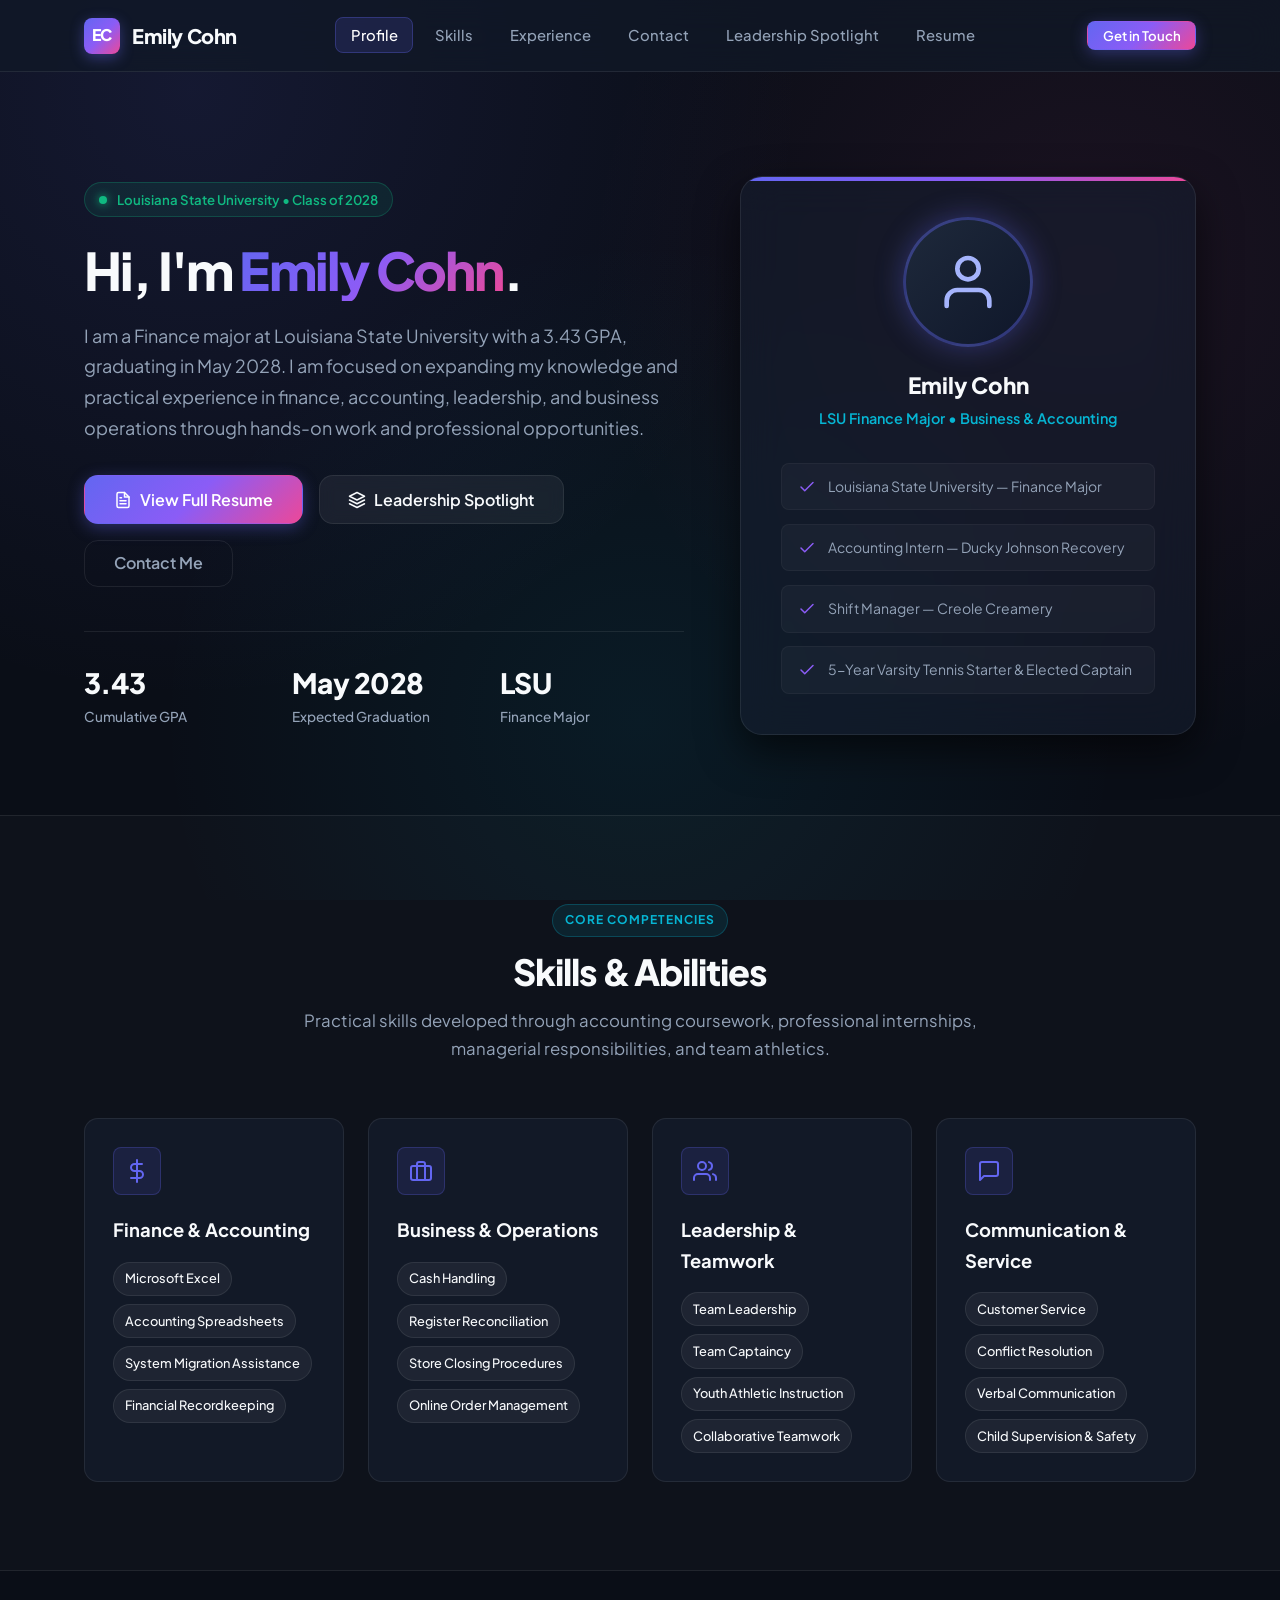
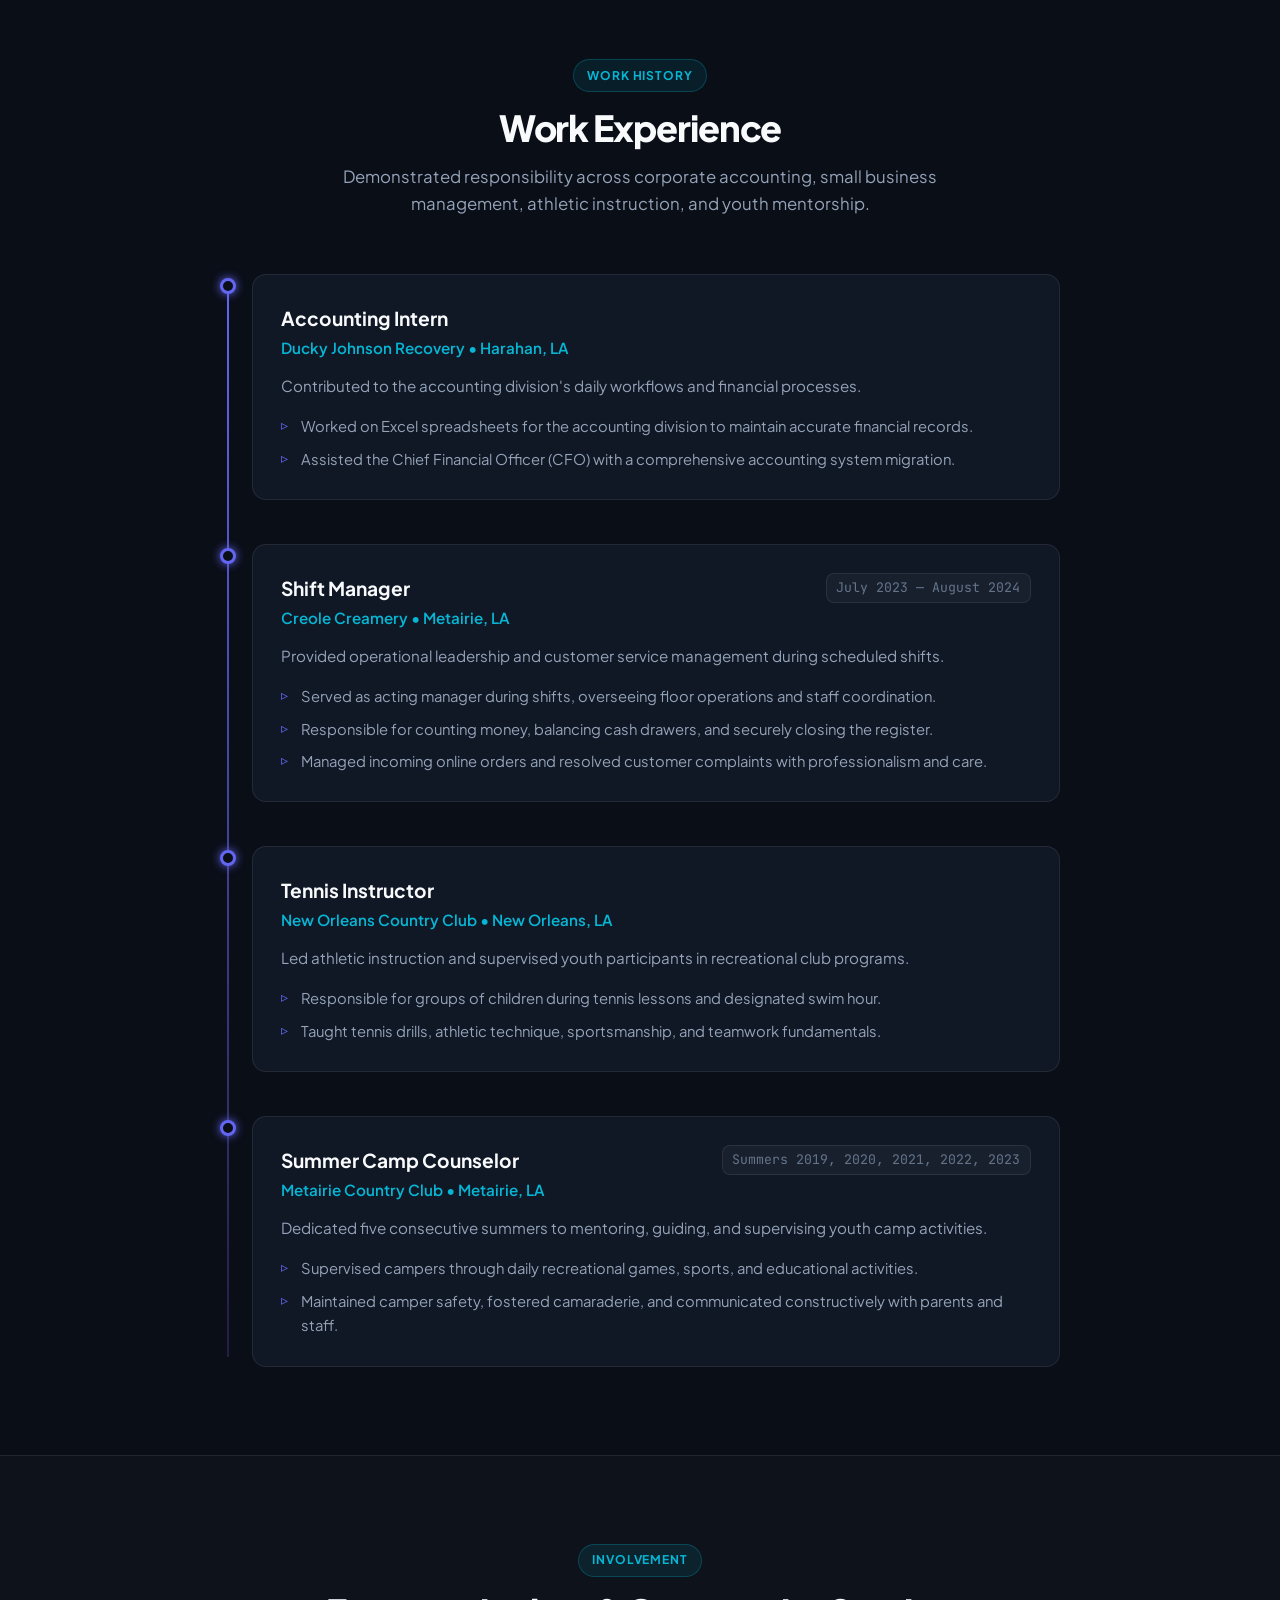
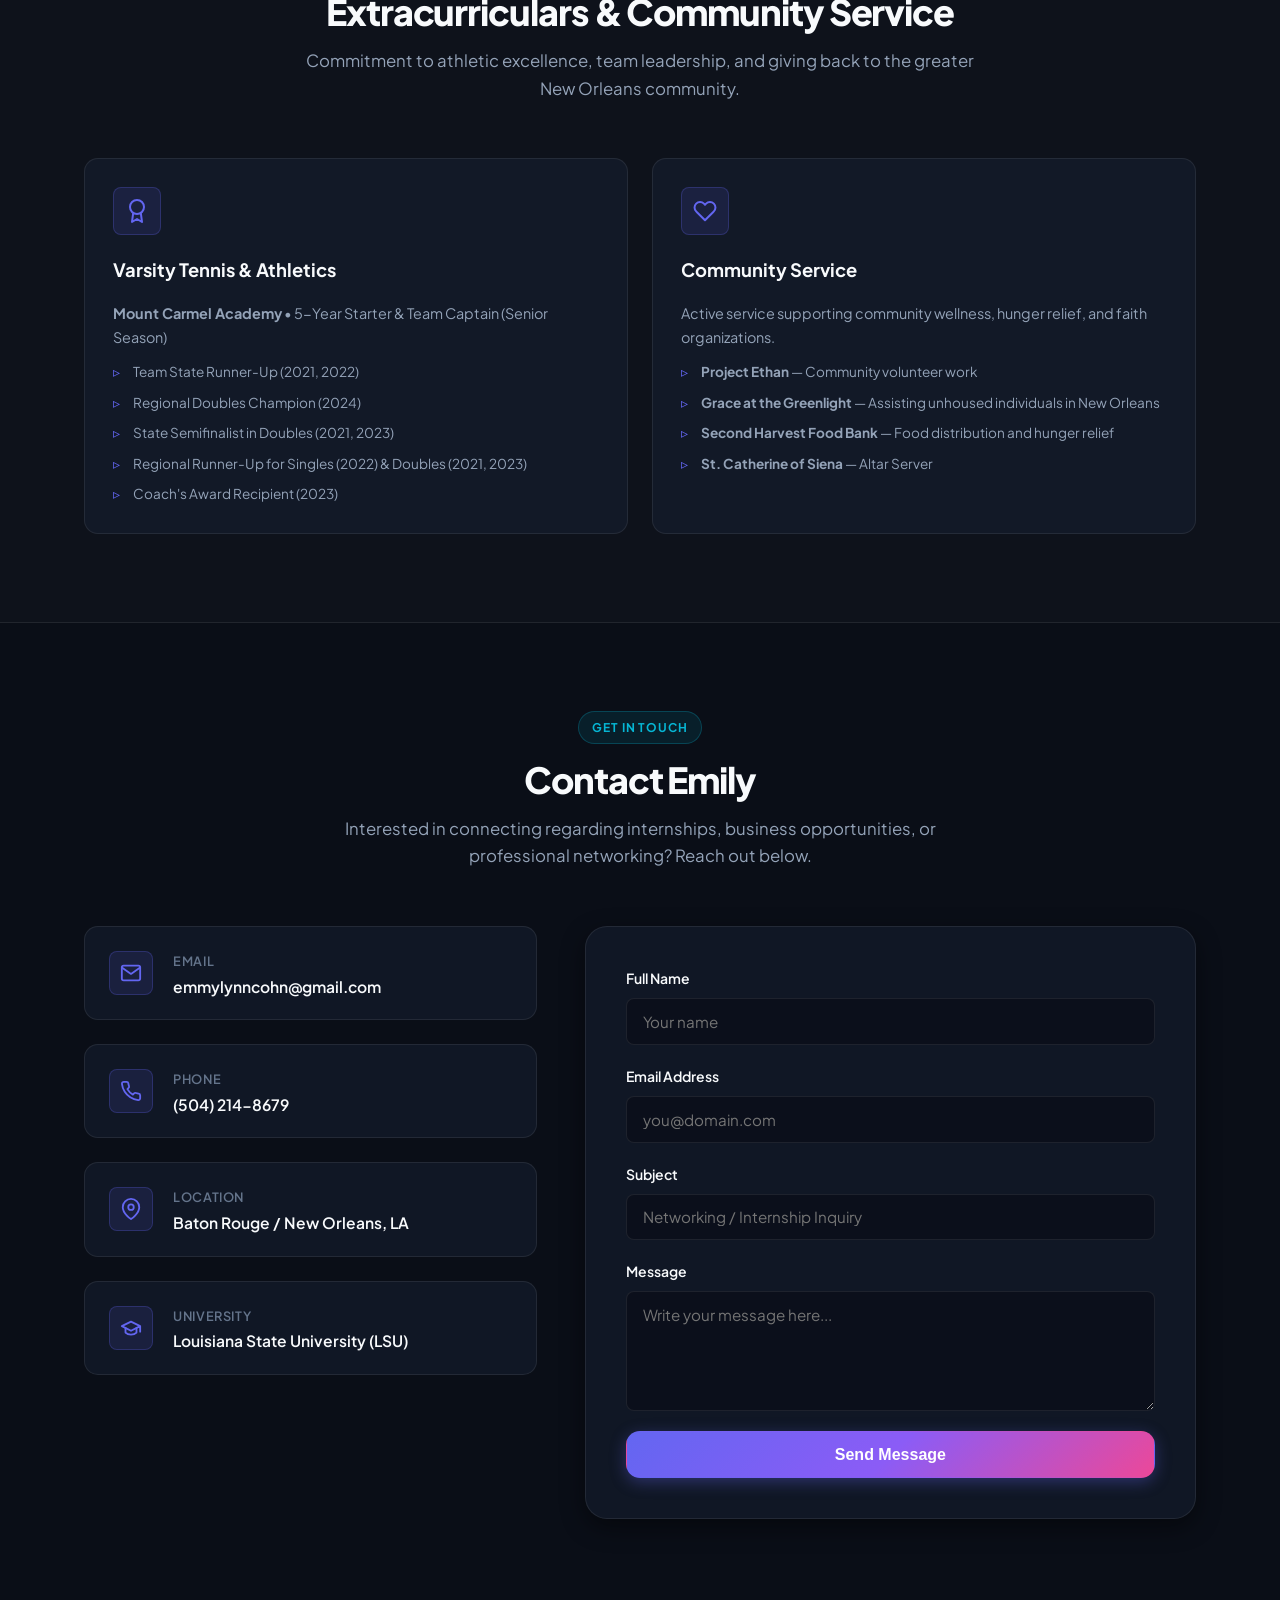
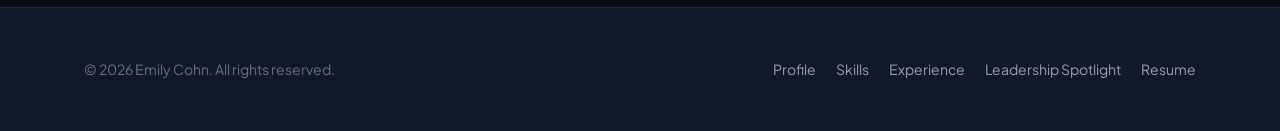
<file: index.html>
<!DOCTYPE html>
<html lang="en">
<head>
  <meta charset="UTF-8">
  <meta name="viewport" content="width=device-width, initial-scale=1.0">
  <meta name="description" content="Emily Cohn - LSU Finance Student. Portfolio highlighting finance, accounting, leadership, and work experience.">
  <title>Emily Cohn | Portfolio</title>
  <link rel="stylesheet" href="styles.css">
</head>
<body>

  <!-- Navigation Header -->
  <header class="site-header">
    <div class="container header-inner">
      <a href="index.html" class="brand" id="brand-link">
        <span class="brand-badge">EC</span>
        <span>Emily Cohn</span>
      </a>

      <nav aria-label="Main Navigation">
        <ul class="nav-menu">
          <li><a href="#profile" class="nav-link active" id="nav-profile">Profile</a></li>
          <li><a href="#skills" class="nav-link" id="nav-skills">Skills</a></li>
          <li><a href="#experience" class="nav-link" id="nav-experience">Experience</a></li>
          <li><a href="#contact" class="nav-link" id="nav-contact">Contact</a></li>
          <li><a href="project.html" class="nav-link" id="nav-project">Leadership Spotlight</a></li>
          <li><a href="resume.html" class="nav-link" id="nav-resume">Resume</a></li>
        </ul>
      </nav>

      <div class="nav-actions">
        <a href="#contact" class="btn btn-primary btn-sm" id="nav-cta-contact">Get in Touch</a>
      </div>
    </div>
  </header>

  <main>
    <!-- Profile / Hero Section -->
    <section class="section hero" id="profile">
      <div class="container hero-grid">
        <div class="hero-content">
          <div class="hero-pill">
            <span class="status-dot"></span>
            <span>Louisiana State University &bull; Class of 2028</span>
          </div>
          <h1 class="hero-title">
            Hi, I'm <span class="text-gradient">Emily Cohn</span>.
          </h1>
          <p class="hero-bio">
            I am a Finance major at Louisiana State University with a 3.43 GPA, graduating in May 2028. I am focused on expanding my knowledge and practical experience in finance, accounting, leadership, and business operations through hands-on work and professional opportunities.
          </p>

          <div class="hero-cta">
            <a href="resume.html" class="btn btn-primary btn-lg" id="hero-resume-btn">
              <svg width="18" height="18" viewBox="0 0 24 24" fill="none" stroke="currentColor" stroke-width="2" stroke-linecap="round" stroke-linejoin="round" aria-hidden="true"><path d="M14 2H6a2 2 0 0 0-2 2v16a2 2 0 0 0 2 2h12a2 2 0 0 0 2-2V8z"></path><polyline points="14 2 14 8 20 8"></polyline><line x1="16" y1="13" x2="8" y2="13"></line><line x1="16" y1="17" x2="8" y2="17"></line><polyline points="10 9 9 9 8 9"></polyline></svg>
              View Full Resume
            </a>
            <a href="project.html" class="btn btn-secondary btn-lg" id="hero-project-btn">
              <svg width="18" height="18" viewBox="0 0 24 24" fill="none" stroke="currentColor" stroke-width="2" stroke-linecap="round" stroke-linejoin="round" aria-hidden="true"><polygon points="12 2 2 7 12 12 22 7 12 2"></polygon><polyline points="2 17 12 22 22 17"></polyline><polyline points="2 12 12 17 22 12"></polyline></svg>
              Leadership Spotlight
            </a>
            <a href="#contact" class="btn btn-outline btn-lg" id="hero-contact-btn">
              Contact Me
            </a>
          </div>

          <div class="hero-stats">
            <div class="stat-item">
              <h3>3.43</h3>
              <p>Cumulative GPA</p>
            </div>
            <div class="stat-item">
              <h3>May 2028</h3>
              <p>Expected Graduation</p>
            </div>
            <div class="stat-item">
              <h3>LSU</h3>
              <p>Finance Major</p>
            </div>
          </div>
        </div>

        <!-- Profile Visual Card -->
        <div class="profile-card">
          <div class="profile-avatar-container">
            <div class="profile-avatar">
              <svg viewBox="0 0 24 24" fill="none" stroke="currentColor" stroke-width="1.75" stroke-linecap="round" stroke-linejoin="round" aria-hidden="true">
                <path d="M20 21v-2a4 4 0 0 0-4-4H8a4 4 0 0 0-4 4v2"></path>
                <circle cx="12" cy="7" r="4"></circle>
              </svg>
            </div>
            <h2 class="profile-name">Emily Cohn</h2>
            <p class="profile-role">LSU Finance Major &bull; Business & Accounting</p>
          </div>

          <div class="profile-highlights">
            <div class="highlight-row">
              <svg viewBox="0 0 24 24" fill="none" stroke="currentColor" stroke-width="2" stroke-linecap="round" stroke-linejoin="round" aria-hidden="true"><polyline points="20 6 9 17 4 12"></polyline></svg>
              <span>Louisiana State University — Finance Major</span>
            </div>
            <div class="highlight-row">
              <svg viewBox="0 0 24 24" fill="none" stroke="currentColor" stroke-width="2" stroke-linecap="round" stroke-linejoin="round" aria-hidden="true"><polyline points="20 6 9 17 4 12"></polyline></svg>
              <span>Accounting Intern — Ducky Johnson Recovery</span>
            </div>
            <div class="highlight-row">
              <svg viewBox="0 0 24 24" fill="none" stroke="currentColor" stroke-width="2" stroke-linecap="round" stroke-linejoin="round" aria-hidden="true"><polyline points="20 6 9 17 4 12"></polyline></svg>
              <span>Shift Manager — Creole Creamery</span>
            </div>
            <div class="highlight-row">
              <svg viewBox="0 0 24 24" fill="none" stroke="currentColor" stroke-width="2" stroke-linecap="round" stroke-linejoin="round" aria-hidden="true"><polyline points="20 6 9 17 4 12"></polyline></svg>
              <span>5-Year Varsity Tennis Starter & Elected Captain</span>
            </div>
          </div>
        </div>
      </div>
    </section>

    <!-- Skills Section -->
    <section class="section section-alt" id="skills">
      <div class="container">
        <div class="section-header">
          <span class="section-tag">Core Competencies</span>
          <h2 class="section-title">Skills & Abilities</h2>
          <p class="section-subtitle">
            Practical skills developed through accounting coursework, professional internships, managerial responsibilities, and team athletics.
          </p>
        </div>

        <div class="skills-grid">
          <!-- Category 1 -->
          <div class="skill-card">
            <div class="skill-icon-wrapper">
              <svg width="24" height="24" viewBox="0 0 24 24" fill="none" stroke="currentColor" stroke-width="2" stroke-linecap="round" stroke-linejoin="round" aria-hidden="true"><line x1="12" y1="1" x2="12" y2="23"></line><path d="M17 5H9.5a3.5 3.5 0 0 0 0 7h5a3.5 3.5 0 0 1 0 7H6"></path></svg>
            </div>
            <h3 class="skill-category-title">Finance & Accounting</h3>
            <div class="skill-chips">
              <span class="chip">Microsoft Excel</span>
              <span class="chip">Accounting Spreadsheets</span>
              <span class="chip">System Migration Assistance</span>
              <span class="chip">Financial Recordkeeping</span>
            </div>
          </div>

          <!-- Category 2 -->
          <div class="skill-card">
            <div class="skill-icon-wrapper">
              <svg width="24" height="24" viewBox="0 0 24 24" fill="none" stroke="currentColor" stroke-width="2" stroke-linecap="round" stroke-linejoin="round" aria-hidden="true"><rect x="2" y="7" width="20" height="14" rx="2" ry="2"></rect><path d="M16 21V5a2 2 0 0 0-2-2h-4a2 2 0 0 0-2 2v16"></path></svg>
            </div>
            <h3 class="skill-category-title">Business & Operations</h3>
            <div class="skill-chips">
              <span class="chip">Cash Handling</span>
              <span class="chip">Register Reconciliation</span>
              <span class="chip">Store Closing Procedures</span>
              <span class="chip">Online Order Management</span>
            </div>
          </div>

          <!-- Category 3 -->
          <div class="skill-card">
            <div class="skill-icon-wrapper">
              <svg width="24" height="24" viewBox="0 0 24 24" fill="none" stroke="currentColor" stroke-width="2" stroke-linecap="round" stroke-linejoin="round" aria-hidden="true"><path d="M17 21v-2a4 4 0 0 0-4-4H5a4 4 0 0 0-4 4v2"></path><circle cx="9" cy="7" r="4"></circle><path d="M23 21v-2a4 4 0 0 0-3-3.87"></path><path d="M16 3.13a4 4 0 0 1 0 7.75"></path></svg>
            </div>
            <h3 class="skill-category-title">Leadership & Teamwork</h3>
            <div class="skill-chips">
              <span class="chip">Team Leadership</span>
              <span class="chip">Team Captaincy</span>
              <span class="chip">Youth Athletic Instruction</span>
              <span class="chip">Collaborative Teamwork</span>
            </div>
          </div>

          <!-- Category 4 -->
          <div class="skill-card">
            <div class="skill-icon-wrapper">
              <svg width="24" height="24" viewBox="0 0 24 24" fill="none" stroke="currentColor" stroke-width="2" stroke-linecap="round" stroke-linejoin="round" aria-hidden="true"><path d="M21 15a2 2 0 0 1-2 2H7l-4 4V5a2 2 0 0 1 2-2h14a2 2 0 0 1 2 2z"></path></svg>
            </div>
            <h3 class="skill-category-title">Communication & Service</h3>
            <div class="skill-chips">
              <span class="chip">Customer Service</span>
              <span class="chip">Conflict Resolution</span>
              <span class="chip">Verbal Communication</span>
              <span class="chip">Child Supervision & Safety</span>
            </div>
          </div>
        </div>
      </div>
    </section>

    <!-- Experience Section -->
    <section class="section" id="experience">
      <div class="container">
        <div class="section-header">
          <span class="section-tag">Work History</span>
          <h2 class="section-title">Work Experience</h2>
          <p class="section-subtitle">
            Demonstrated responsibility across corporate accounting, small business management, athletic instruction, and youth mentorship.
          </p>
        </div>

        <div class="timeline">
          <!-- Experience 1 -->
          <div class="timeline-item">
            <div class="timeline-marker"></div>
            <div class="timeline-content">
              <div class="timeline-header">
                <div>
                  <h3 class="timeline-role">Accounting Intern</h3>
                  <span class="timeline-company">Ducky Johnson Recovery &bull; Harahan, LA</span>
                </div>
              </div>
              <p class="timeline-desc">
                Contributed to the accounting division's daily workflows and financial processes.
              </p>
              <ul class="timeline-bullets">
                <li>Worked on Excel spreadsheets for the accounting division to maintain accurate financial records.</li>
                <li>Assisted the Chief Financial Officer (CFO) with a comprehensive accounting system migration.</li>
              </ul>
            </div>
          </div>

          <!-- Experience 2 -->
          <div class="timeline-item">
            <div class="timeline-marker"></div>
            <div class="timeline-content">
              <div class="timeline-header">
                <div>
                  <h3 class="timeline-role">Shift Manager</h3>
                  <span class="timeline-company">Creole Creamery &bull; Metairie, LA</span>
                </div>
                <span class="timeline-date">July 2023 — August 2024</span>
              </div>
              <p class="timeline-desc">
                Provided operational leadership and customer service management during scheduled shifts.
              </p>
              <ul class="timeline-bullets">
                <li>Served as acting manager during shifts, overseeing floor operations and staff coordination.</li>
                <li>Responsible for counting money, balancing cash drawers, and securely closing the register.</li>
                <li>Managed incoming online orders and resolved customer complaints with professionalism and care.</li>
              </ul>
            </div>
          </div>

          <!-- Experience 3 -->
          <div class="timeline-item">
            <div class="timeline-marker"></div>
            <div class="timeline-content">
              <div class="timeline-header">
                <div>
                  <h3 class="timeline-role">Tennis Instructor</h3>
                  <span class="timeline-company">New Orleans Country Club &bull; New Orleans, LA</span>
                </div>
              </div>
              <p class="timeline-desc">
                Led athletic instruction and supervised youth participants in recreational club programs.
              </p>
              <ul class="timeline-bullets">
                <li>Responsible for groups of children during tennis lessons and designated swim hour.</li>
                <li>Taught tennis drills, athletic technique, sportsmanship, and teamwork fundamentals.</li>
              </ul>
            </div>
          </div>

          <!-- Experience 4 -->
          <div class="timeline-item">
            <div class="timeline-marker"></div>
            <div class="timeline-content">
              <div class="timeline-header">
                <div>
                  <h3 class="timeline-role">Summer Camp Counselor</h3>
                  <span class="timeline-company">Metairie Country Club &bull; Metairie, LA</span>
                </div>
                <span class="timeline-date">Summers 2019, 2020, 2021, 2022, 2023</span>
              </div>
              <p class="timeline-desc">
                Dedicated five consecutive summers to mentoring, guiding, and supervising youth camp activities.
              </p>
              <ul class="timeline-bullets">
                <li>Supervised campers through daily recreational games, sports, and educational activities.</li>
                <li>Maintained camper safety, fostered camaraderie, and communicated constructively with parents and staff.</li>
              </ul>
            </div>
          </div>
        </div>
      </div>
    </section>

    <!-- Extracurriculars & Service Section -->
    <section class="section section-alt" id="activities">
      <div class="container">
        <div class="section-header">
          <span class="section-tag">Involvement</span>
          <h2 class="section-title">Extracurriculars & Community Service</h2>
          <p class="section-subtitle">
            Commitment to athletic excellence, team leadership, and giving back to the greater New Orleans community.
          </p>
        </div>

        <div class="skills-grid">
          <div class="skill-card">
            <div class="skill-icon-wrapper">
              <svg width="24" height="24" viewBox="0 0 24 24" fill="none" stroke="currentColor" stroke-width="2" stroke-linecap="round" stroke-linejoin="round" aria-hidden="true"><circle cx="12" cy="8" r="7"></circle><polyline points="8.21 13.89 7 23 12 20 17 23 15.79 13.88"></polyline></svg>
            </div>
            <h3 class="skill-category-title">Varsity Tennis & Athletics</h3>
            <p class="text-muted" style="font-size: 0.9rem; margin-bottom: 0.75rem;">
              <strong>Mount Carmel Academy</strong> &bull; 5-Year Starter & Team Captain (Senior Season)
            </p>
            <ul class="timeline-bullets" style="font-size: 0.85rem;">
              <li>Team State Runner-Up (2021, 2022)</li>
              <li>Regional Doubles Champion (2024)</li>
              <li>State Semifinalist in Doubles (2021, 2023)</li>
              <li>Regional Runner-Up for Singles (2022) & Doubles (2021, 2023)</li>
              <li>Coach's Award Recipient (2023)</li>
            </ul>
          </div>

          <div class="skill-card">
            <div class="skill-icon-wrapper">
              <svg width="24" height="24" viewBox="0 0 24 24" fill="none" stroke="currentColor" stroke-width="2" stroke-linecap="round" stroke-linejoin="round" aria-hidden="true"><path d="M20.84 4.61a5.5 5.5 0 0 0-7.78 0L12 5.67l-1.06-1.06a5.5 5.5 0 0 0-7.78 7.78l1.06 1.06L12 21.23l7.78-7.78 1.06-1.06a5.5 5.5 0 0 0 0-7.78z"></path></svg>
            </div>
            <h3 class="skill-category-title">Community Service</h3>
            <p class="text-muted" style="font-size: 0.9rem; margin-bottom: 0.75rem;">
              Active service supporting community wellness, hunger relief, and faith organizations.
            </p>
            <ul class="timeline-bullets" style="font-size: 0.85rem;">
              <li><strong>Project Ethan</strong> — Community volunteer work</li>
              <li><strong>Grace at the Greenlight</strong> — Assisting unhoused individuals in New Orleans</li>
              <li><strong>Second Harvest Food Bank</strong> — Food distribution and hunger relief</li>
              <li><strong>St. Catherine of Siena</strong> — Altar Server</li>
            </ul>
          </div>
        </div>
      </div>
    </section>

    <!-- Contact Section -->
    <section class="section" id="contact">
      <div class="container">
        <div class="section-header">
          <span class="section-tag">Get in Touch</span>
          <h2 class="section-title">Contact Emily</h2>
          <p class="section-subtitle">
            Interested in connecting regarding internships, business opportunities, or professional networking? Reach out below.
          </p>
        </div>

        <div class="contact-grid">
          <div class="contact-info">
            <div class="contact-card">
              <div class="contact-icon">
                <svg width="22" height="22" viewBox="0 0 24 24" fill="none" stroke="currentColor" stroke-width="2" stroke-linecap="round" stroke-linejoin="round" aria-hidden="true"><path d="M4 4h16c1.1 0 2 .9 2 2v12c0 1.1-.9 2-2 2H4c-1.1 0-2-.9-2-2V6c0-1.1.9-2 2-2z"></path><polyline points="22,6 12,13 2,6"></polyline></svg>
              </div>
              <div>
                <span class="contact-label">Email</span>
                <p class="contact-val">
                  <a href="mailto:emmylynncohn@gmail.com" style="color: inherit;">emmylynncohn@gmail.com</a>
                </p>
              </div>
            </div>

            <div class="contact-card">
              <div class="contact-icon">
                <svg width="22" height="22" viewBox="0 0 24 24" fill="none" stroke="currentColor" stroke-width="2" stroke-linecap="round" stroke-linejoin="round" aria-hidden="true"><path d="M22 16.92v3a2 2 0 0 1-2.18 2 19.79 19.79 0 0 1-8.63-3.07 19.5 19.5 0 0 1-6-6 19.79 19.79 0 0 1-3.07-8.67A2 2 0 0 1 4.11 2h3a2 2 0 0 1 2 1.72 12.84 12.84 0 0 0 .7 2.81 2 2 0 0 1-.45 2.11L8.09 9.91a16 16 0 0 0 6 6l1.27-1.27a2 2 0 0 1 2.11-.45 12.84 12.84 0 0 0 2.81.7A2 2 0 0 1 22 16.92z"></path></svg>
              </div>
              <div>
                <span class="contact-label">Phone</span>
                <p class="contact-val">(504) 214-8679</p>
              </div>
            </div>

            <div class="contact-card">
              <div class="contact-icon">
                <svg width="22" height="22" viewBox="0 0 24 24" fill="none" stroke="currentColor" stroke-width="2" stroke-linecap="round" stroke-linejoin="round" aria-hidden="true"><path d="M21 10c0 7-9 13-9 13s-9-6-9-13a9 9 0 0 1 18 0z"></path><circle cx="12" cy="10" r="3"></circle></svg>
              </div>
              <div>
                <span class="contact-label">Location</span>
                <p class="contact-val">Baton Rouge / New Orleans, LA</p>
              </div>
            </div>

            <div class="contact-card">
              <div class="contact-icon">
                <svg width="22" height="22" viewBox="0 0 24 24" fill="none" stroke="currentColor" stroke-width="2" stroke-linecap="round" stroke-linejoin="round" aria-hidden="true"><path d="M22 10v6M2 10l10-5 10 5-10 5z"></path><path d="M6 12v5c3 3 9 3 12 0v-5"></path></svg>
              </div>
              <div>
                <span class="contact-label">University</span>
                <p class="contact-val">Louisiana State University (LSU)</p>
              </div>
            </div>
          </div>

          <!-- Contact Form -->
          <div class="contact-form-container">
            <form class="contact-form" action="#" method="POST" onsubmit="event.preventDefault(); alert('Thank you for reaching out! Your message has been received.');">
              <div class="form-group">
                <label for="contact-name" class="form-label">Full Name</label>
                <input type="text" id="contact-name" name="name" class="form-input" placeholder="Your name" required>
              </div>

              <div class="form-group">
                <label for="contact-email" class="form-label">Email Address</label>
                <input type="email" id="contact-email" name="email" class="form-input" placeholder="you@domain.com" required>
              </div>

              <div class="form-group">
                <label for="contact-subject" class="form-label">Subject</label>
                <input type="text" id="contact-subject" name="subject" class="form-input" placeholder="Networking / Internship Inquiry" required>
              </div>

              <div class="form-group">
                <label for="contact-message" class="form-label">Message</label>
                <textarea id="contact-message" name="message" class="form-textarea" placeholder="Write your message here..." required></textarea>
              </div>

              <button type="submit" class="btn btn-primary btn-lg" id="submit-contact-btn">
                Send Message
              </button>
            </form>
          </div>
        </div>
      </div>
    </section>
  </main>

  <!-- Footer -->
  <footer class="site-footer">
    <div class="container footer-inner">
      <div class="footer-copy">
        &copy; 2026 Emily Cohn. All rights reserved.
      </div>
      <ul class="footer-links">
        <li><a href="index.html#profile">Profile</a></li>
        <li><a href="index.html#skills">Skills</a></li>
        <li><a href="index.html#experience">Experience</a></li>
        <li><a href="project.html">Leadership Spotlight</a></li>
        <li><a href="resume.html">Resume</a></li>
      </ul>
    </div>
  </footer>

</body>
</html>
</file>
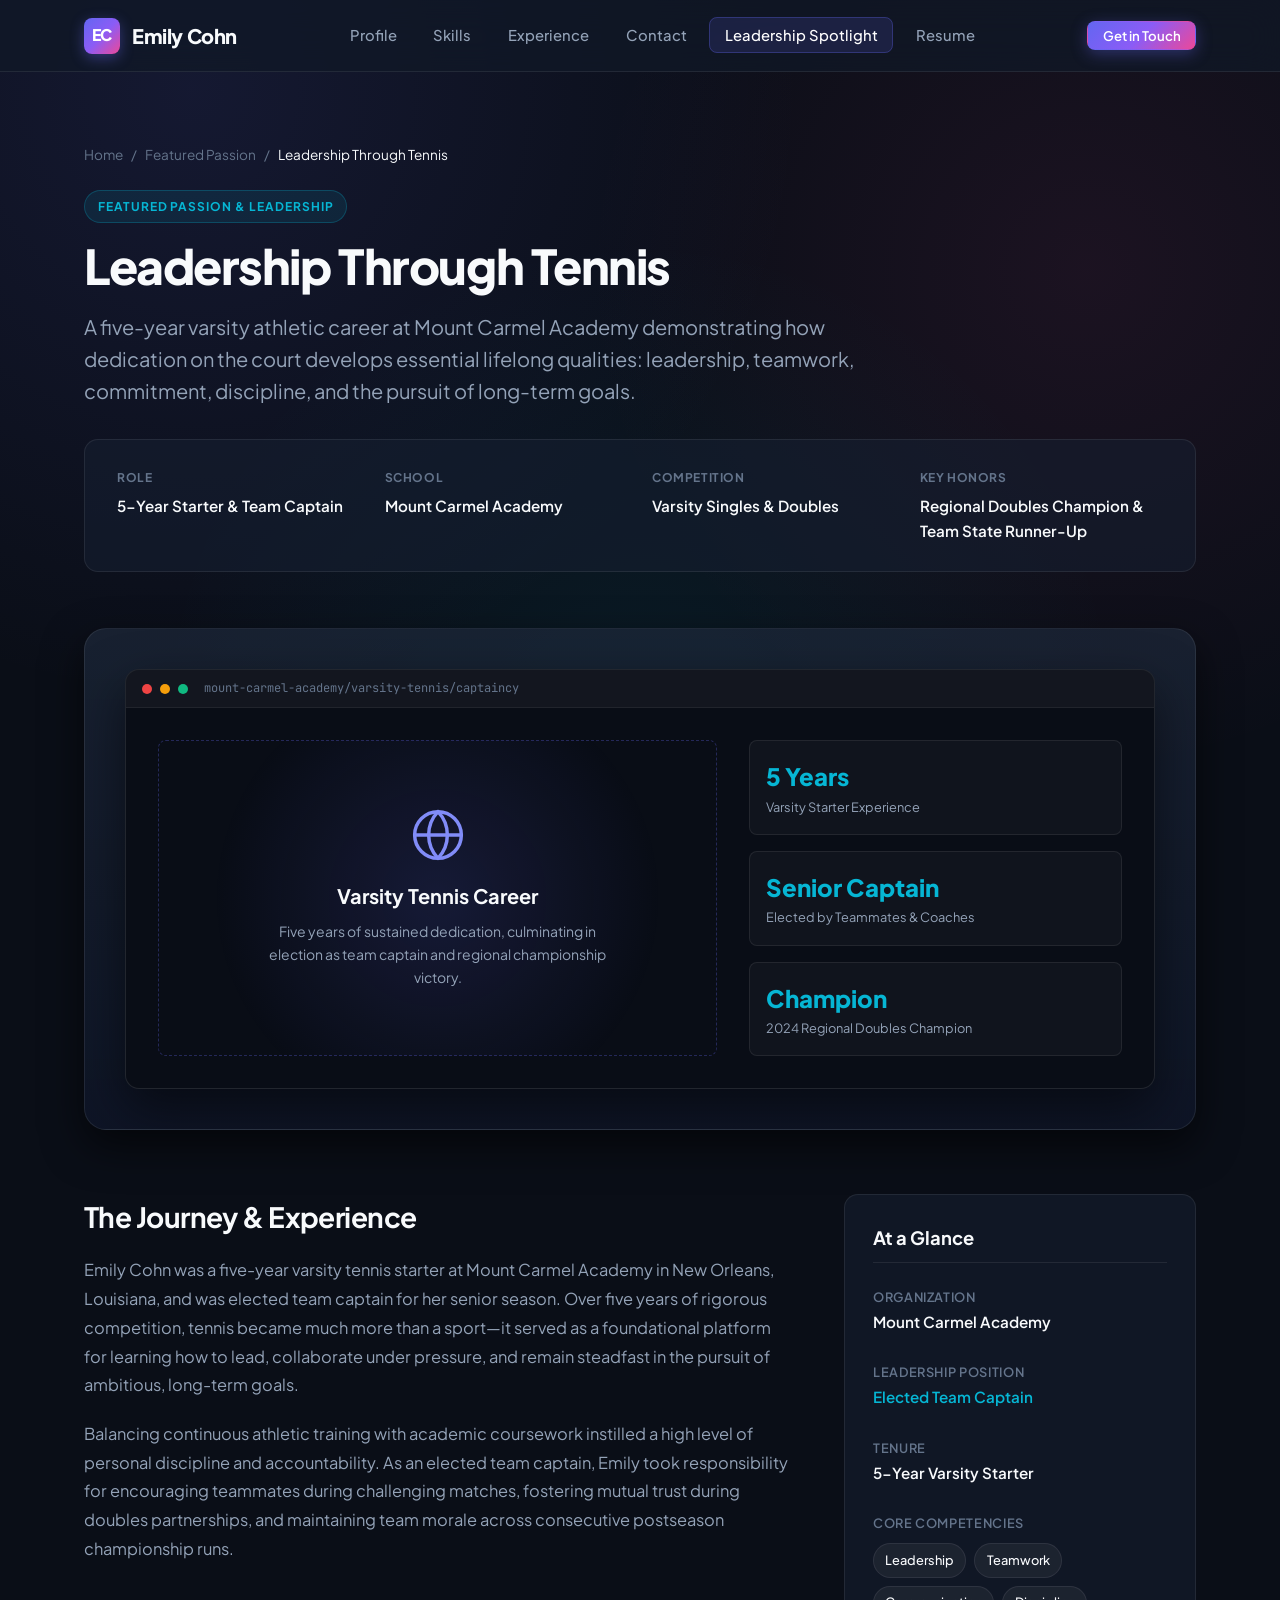
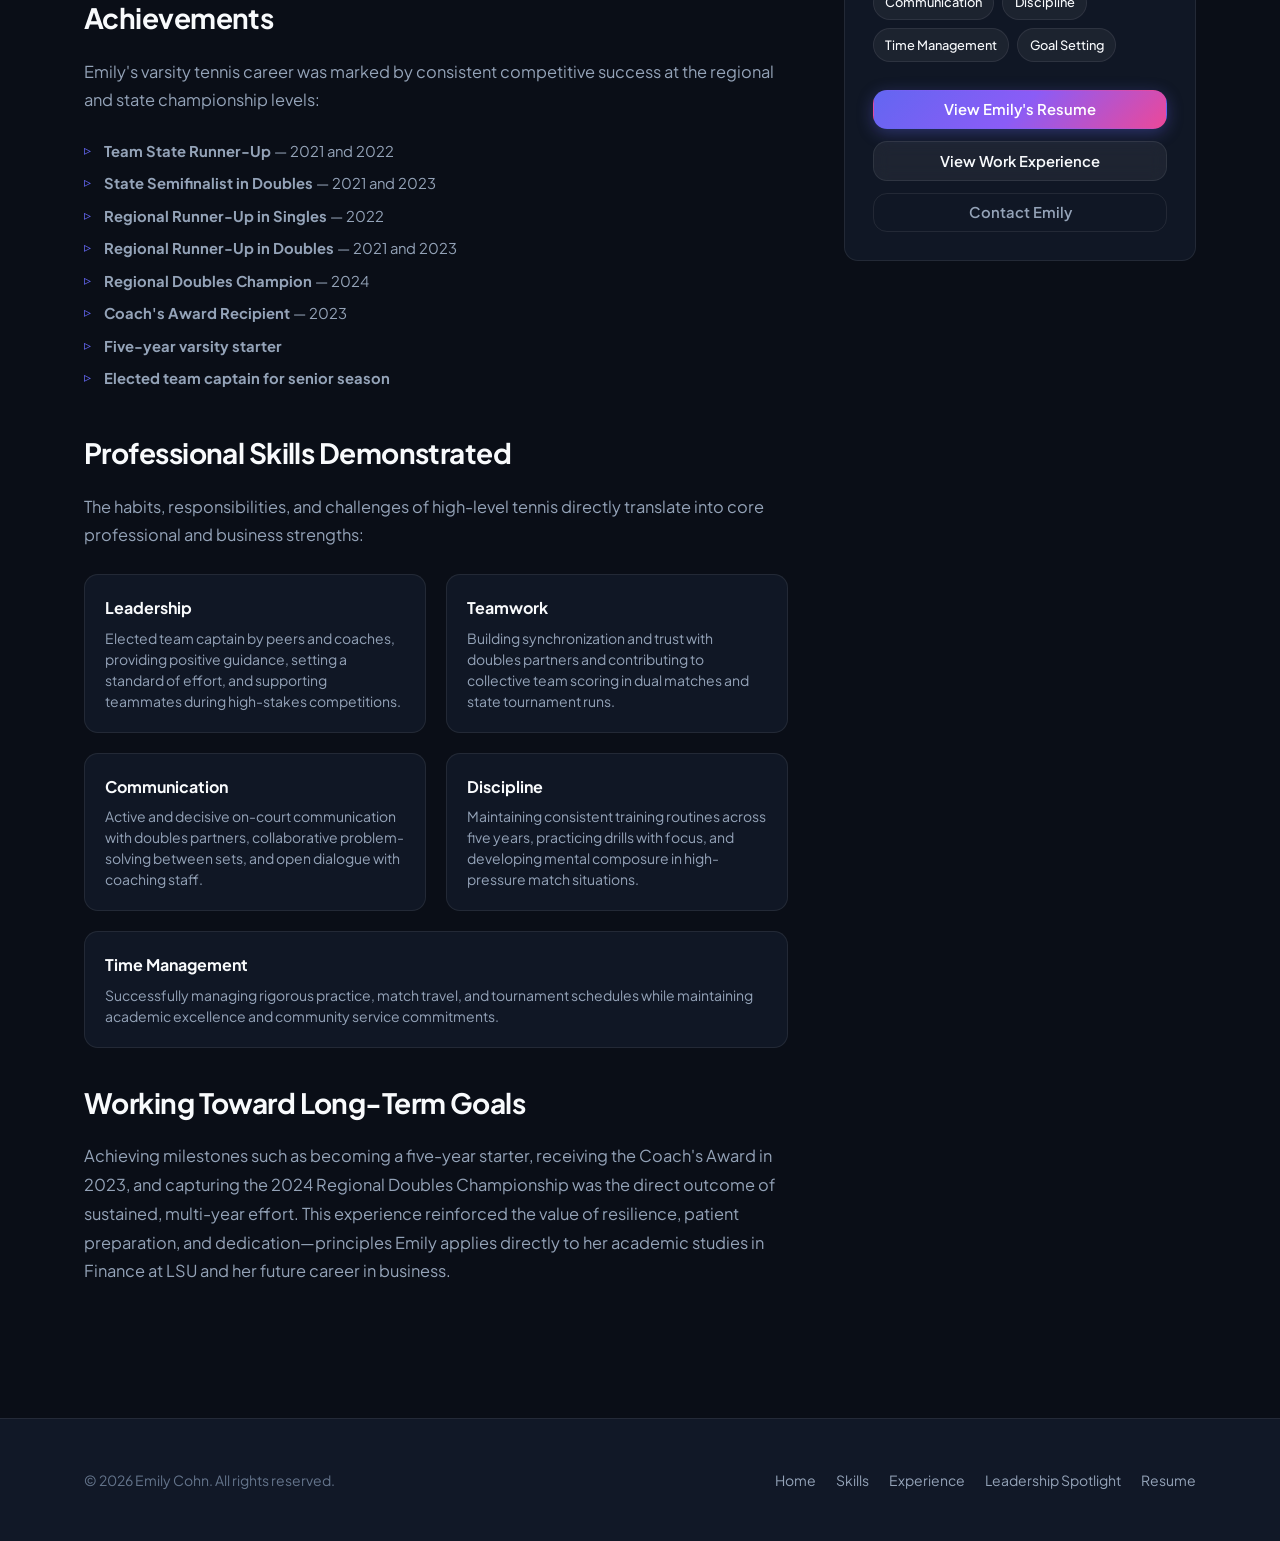
<file: project.html>
<!DOCTYPE html>
<html lang="en">
<head>
  <meta charset="UTF-8">
  <meta name="viewport" content="width=device-width, initial-scale=1.0">
  <meta name="description" content="Leadership Through Tennis - Emily Cohn's 5-year varsity tennis journey, achievements, and leadership experience at Mount Carmel Academy.">
  <title>Leadership Through Tennis | Emily Cohn</title>
  <link rel="stylesheet" href="styles.css">
</head>
<body>

  <!-- Navigation Header -->
  <header class="site-header">
    <div class="container header-inner">
      <a href="index.html" class="brand" id="brand-link">
        <span class="brand-badge">EC</span>
        <span>Emily Cohn</span>
      </a>

      <nav aria-label="Main Navigation">
        <ul class="nav-menu">
          <li><a href="index.html#profile" class="nav-link" id="nav-profile">Profile</a></li>
          <li><a href="index.html#skills" class="nav-link" id="nav-skills">Skills</a></li>
          <li><a href="index.html#experience" class="nav-link" id="nav-experience">Experience</a></li>
          <li><a href="index.html#contact" class="nav-link" id="nav-contact">Contact</a></li>
          <li><a href="project.html" class="nav-link active" id="nav-project">Leadership Spotlight</a></li>
          <li><a href="resume.html" class="nav-link" id="nav-resume">Resume</a></li>
        </ul>
      </nav>

      <div class="nav-actions">
        <a href="index.html#contact" class="btn btn-primary btn-sm" id="nav-cta-contact">Get in Touch</a>
      </div>
    </div>
  </header>

  <main>
    <!-- Project Hero Header -->
    <section class="project-hero">
      <div class="container">
        <div class="project-breadcrumbs">
          <a href="index.html">Home</a>
          <span>/</span>
          <span>Featured Passion</span>
          <span>/</span>
          <span style="color: var(--text-main);">Leadership Through Tennis</span>
        </div>

        <span class="section-tag">Featured Passion & Leadership</span>
        <h1 class="project-title">Leadership Through Tennis</h1>
        <p class="project-summary">
          A five-year varsity athletic career at Mount Carmel Academy demonstrating how dedication on the court develops essential lifelong qualities: leadership, teamwork, commitment, discipline, and the pursuit of long-term goals.
        </p>

        <!-- Project Specs Bar -->
        <div class="project-specs-grid">
          <div class="spec-item">
            <div class="spec-label">Role</div>
            <div class="spec-value">5-Year Starter & Team Captain</div>
          </div>
          <div class="spec-item">
            <div class="spec-label">School</div>
            <div class="spec-value">Mount Carmel Academy</div>
          </div>
          <div class="spec-item">
            <div class="spec-label">Competition</div>
            <div class="spec-value">Varsity Singles & Doubles</div>
          </div>
          <div class="spec-item">
            <div class="spec-label">Key Honors</div>
            <div class="spec-value">Regional Doubles Champion & Team State Runner-Up</div>
          </div>
        </div>

        <!-- Athletic & Leadership Showcase Card -->
        <div class="project-showcase-card">
          <div class="project-mockup-frame">
            <div class="mockup-header">
              <span class="mockup-dot red"></span>
              <span class="mockup-dot yellow"></span>
              <span class="mockup-dot green"></span>
              <span style="color: var(--text-subtle); font-size: 0.75rem; margin-left: 0.5rem; font-family: var(--font-mono);">mount-carmel-academy/varsity-tennis/captaincy</span>
            </div>
            <div class="mockup-body">
              <div class="mockup-visual">
                <svg width="56" height="56" viewBox="0 0 24 24" fill="none" stroke="#818cf8" stroke-width="1.5" stroke-linecap="round" stroke-linejoin="round" style="margin-bottom: 1rem;" aria-hidden="true">
                  <circle cx="12" cy="12" r="10"></circle>
                  <path d="M12 2a14.5 14.5 0 0 0 0 20 14.5 14.5 0 0 0 0-20"></path>
                  <path d="M2 12h20"></path>
                </svg>
                <h3 style="font-size: 1.25rem; margin-bottom: 0.5rem;">Varsity Tennis Career</h3>
                <p style="color: var(--text-muted); font-size: 0.875rem; max-width: 340px;">
                  Five years of sustained dedication, culminating in election as team captain and regional championship victory.
                </p>
              </div>

              <div class="mockup-stats-col">
                <div class="stat-metric-box">
                  <div class="metric-num">5 Years</div>
                  <div class="metric-text">Varsity Starter Experience</div>
                </div>
                <div class="stat-metric-box">
                  <div class="metric-num">Senior Captain</div>
                  <div class="metric-text">Elected by Teammates & Coaches</div>
                </div>
                <div class="stat-metric-box">
                  <div class="metric-num">Champion</div>
                  <div class="metric-text">2024 Regional Doubles Champion</div>
                </div>
              </div>
            </div>
          </div>
        </div>

        <!-- Narrative Content & Sidebar -->
        <div class="project-content-grid">
          <div class="project-narrative">
            <h2>The Journey & Experience</h2>
            <p>
              Emily Cohn was a five-year varsity tennis starter at Mount Carmel Academy in New Orleans, Louisiana, and was elected team captain for her senior season. Over five years of rigorous competition, tennis became much more than a sport—it served as a foundational platform for learning how to lead, collaborate under pressure, and remain steadfast in the pursuit of ambitious, long-term goals.
            </p>
            <p>
              Balancing continuous athletic training with academic coursework instilled a high level of personal discipline and accountability. As an elected team captain, Emily took responsibility for encouraging teammates during challenging matches, fostering mutual trust during doubles partnerships, and maintaining team morale across consecutive postseason championship runs.
            </p>

            <h2>Achievements</h2>
            <p>
              Emily's varsity tennis career was marked by consistent competitive success at the regional and state championship levels:
            </p>
            <ul class="timeline-bullets" style="margin: 1.5rem 0 2.5rem 0;">
              <li><strong>Team State Runner-Up</strong> — 2021 and 2022</li>
              <li><strong>State Semifinalist in Doubles</strong> — 2021 and 2023</li>
              <li><strong>Regional Runner-Up in Singles</strong> — 2022</li>
              <li><strong>Regional Runner-Up in Doubles</strong> — 2021 and 2023</li>
              <li><strong>Regional Doubles Champion</strong> — 2024</li>
              <li><strong>Coach's Award Recipient</strong> — 2023</li>
              <li><strong>Five-year varsity starter</strong></li>
              <li><strong>Elected team captain for senior season</strong></li>
            </ul>

            <h2>Professional Skills Demonstrated</h2>
            <p>
              The habits, responsibilities, and challenges of high-level tennis directly translate into core professional and business strengths:
            </p>
            <div class="feature-list">
              <div class="feature-box">
                <h4>Leadership</h4>
                <p>Elected team captain by peers and coaches, providing positive guidance, setting a standard of effort, and supporting teammates during high-stakes competitions.</p>
              </div>
              <div class="feature-box">
                <h4>Teamwork</h4>
                <p>Building synchronization and trust with doubles partners and contributing to collective team scoring in dual matches and state tournament runs.</p>
              </div>
              <div class="feature-box">
                <h4>Communication</h4>
                <p>Active and decisive on-court communication with doubles partners, collaborative problem-solving between sets, and open dialogue with coaching staff.</p>
              </div>
              <div class="feature-box">
                <h4>Discipline</h4>
                <p>Maintaining consistent training routines across five years, practicing drills with focus, and developing mental composure in high-pressure match situations.</p>
              </div>
              <div class="feature-box" style="grid-column: 1 / -1;">
                <h4>Time Management</h4>
                <p>Successfully managing rigorous practice, match travel, and tournament schedules while maintaining academic excellence and community service commitments.</p>
              </div>
            </div>

            <h2>Working Toward Long-Term Goals</h2>
            <p>
              Achieving milestones such as becoming a five-year starter, receiving the Coach's Award in 2023, and capturing the 2024 Regional Doubles Championship was the direct outcome of sustained, multi-year effort. This experience reinforced the value of resilience, patient preparation, and dedication—principles Emily applies directly to her academic studies in Finance at LSU and her future career in business.
            </p>
          </div>

          <!-- Project Sidebar -->
          <aside class="sidebar-panel">
            <h3>At a Glance</h3>
            <div style="margin-bottom: 1.5rem;">
              <span class="contact-label">Organization</span>
              <p style="font-weight: 600; font-size: 0.95rem;">Mount Carmel Academy</p>
            </div>

            <div style="margin-bottom: 1.5rem;">
              <span class="contact-label">Leadership Position</span>
              <p style="font-weight: 600; color: var(--accent-cyan); font-size: 0.95rem;">Elected Team Captain</p>
            </div>

            <div style="margin-bottom: 1.5rem;">
              <span class="contact-label">Tenure</span>
              <p style="font-weight: 600; font-size: 0.95rem;">5-Year Varsity Starter</p>
            </div>

            <div style="margin-bottom: 1.75rem;">
              <span class="contact-label">Core Competencies</span>
              <div class="skill-chips" style="margin-top: 0.5rem;">
                <span class="chip">Leadership</span>
                <span class="chip">Teamwork</span>
                <span class="chip">Communication</span>
                <span class="chip">Discipline</span>
                <span class="chip">Time Management</span>
                <span class="chip">Goal Setting</span>
              </div>
            </div>

            <div style="display: flex; flex-direction: column; gap: 0.75rem;">
              <a href="resume.html" class="btn btn-primary" style="width: 100%;">
                View Emily's Resume
              </a>
              <a href="index.html#experience" class="btn btn-secondary" style="width: 100%;">
                View Work Experience
              </a>
              <a href="index.html#contact" class="btn btn-outline" style="width: 100%;">
                Contact Emily
              </a>
            </div>
          </aside>
        </div>
      </div>
    </section>
  </main>

  <!-- Footer -->
  <footer class="site-footer">
    <div class="container footer-inner">
      <div class="footer-copy">
        &copy; 2026 Emily Cohn. All rights reserved.
      </div>
      <ul class="footer-links">
        <li><a href="index.html">Home</a></li>
        <li><a href="index.html#skills">Skills</a></li>
        <li><a href="index.html#experience">Experience</a></li>
        <li><a href="project.html">Leadership Spotlight</a></li>
        <li><a href="resume.html">Resume</a></li>
      </ul>
    </div>
  </footer>

</body>
</html>
</file>
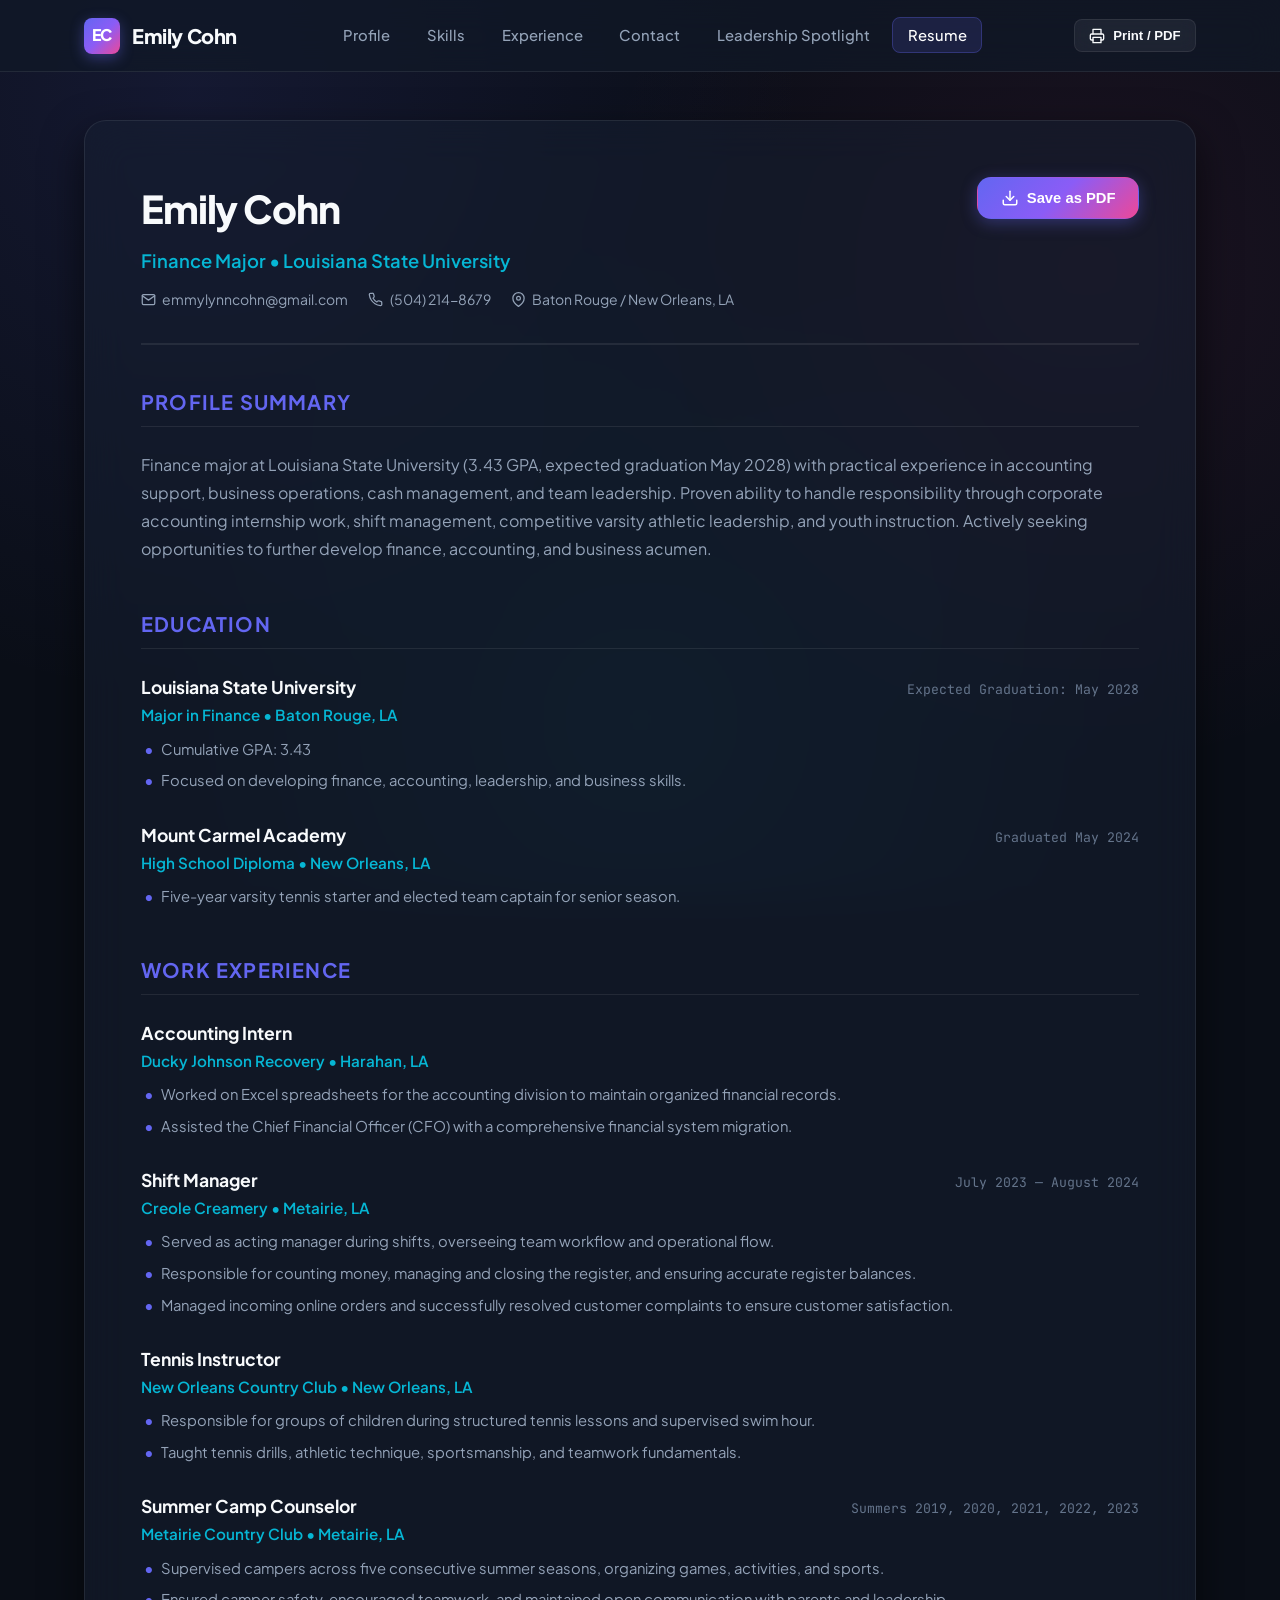
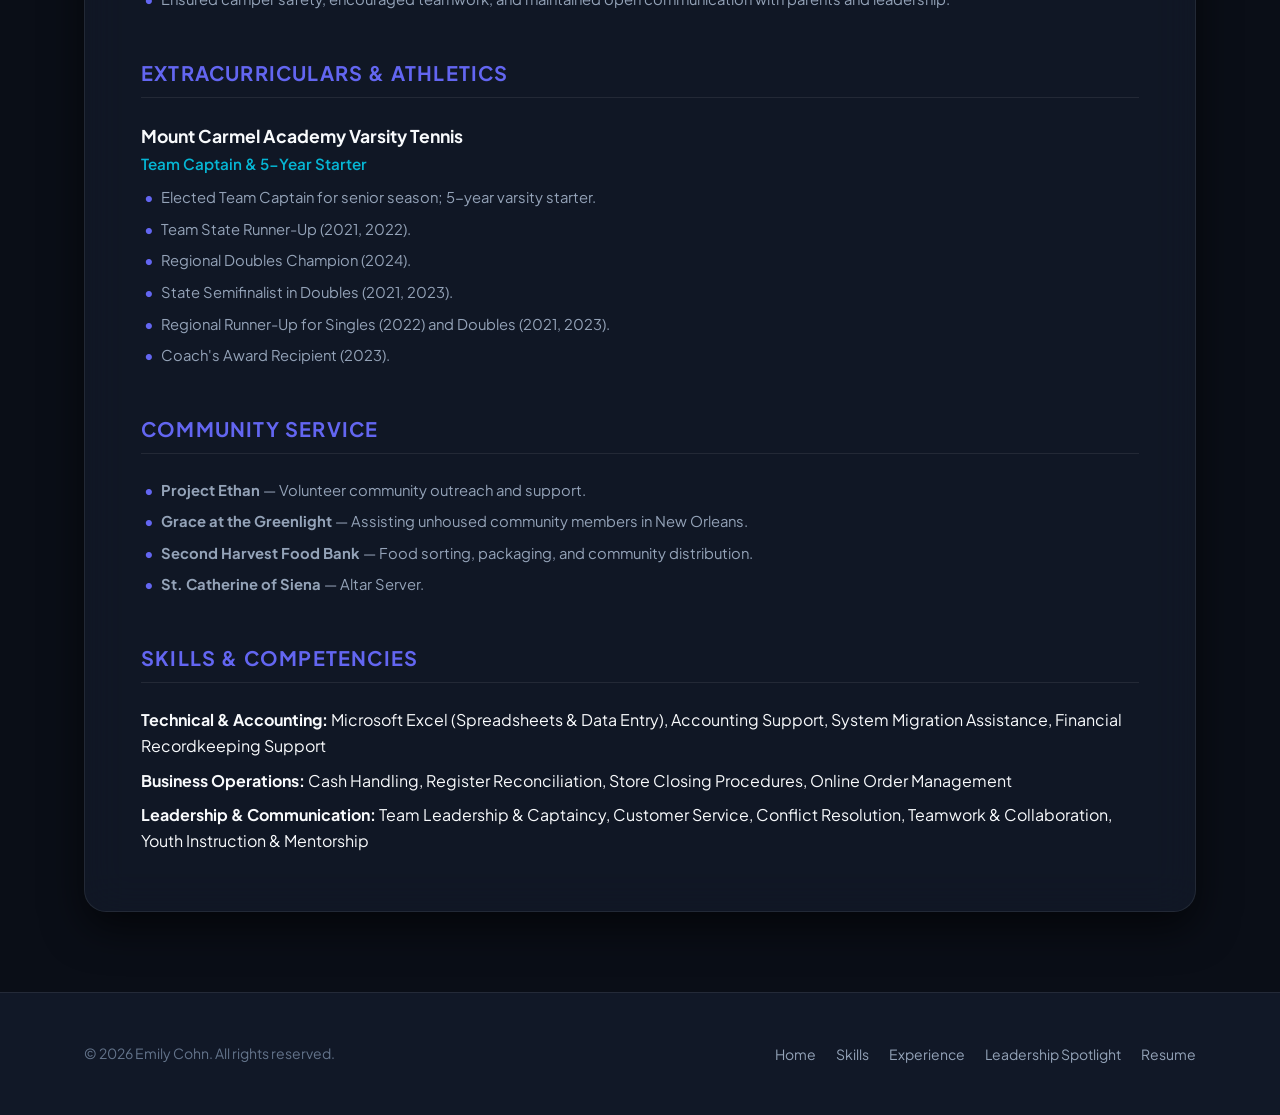
<file: resume.html>
<!DOCTYPE html>
<html lang="en">
<head>
  <meta charset="UTF-8">
  <meta name="viewport" content="width=device-width, initial-scale=1.0">
  <meta name="description" content="Resume of Emily Cohn - Finance Major at Louisiana State University (LSU). Education, work experience, extracurriculars, and skills.">
  <title>Resume | Emily Cohn</title>
  <link rel="stylesheet" href="styles.css">
</head>
<body>

  <!-- Navigation Header -->
  <header class="site-header">
    <div class="container header-inner">
      <a href="index.html" class="brand" id="brand-link">
        <span class="brand-badge">EC</span>
        <span>Emily Cohn</span>
      </a>

      <nav aria-label="Main Navigation">
        <ul class="nav-menu">
          <li><a href="index.html#profile" class="nav-link" id="nav-profile">Profile</a></li>
          <li><a href="index.html#skills" class="nav-link" id="nav-skills">Skills</a></li>
          <li><a href="index.html#experience" class="nav-link" id="nav-experience">Experience</a></li>
          <li><a href="index.html#contact" class="nav-link" id="nav-contact">Contact</a></li>
          <li><a href="project.html" class="nav-link" id="nav-project">Leadership Spotlight</a></li>
          <li><a href="resume.html" class="nav-link active" id="nav-resume">Resume</a></li>
        </ul>
      </nav>

      <div class="nav-actions">
        <button onclick="window.print()" class="btn btn-secondary btn-sm btn-print-hide" id="print-resume-btn">
          <svg width="16" height="16" viewBox="0 0 24 24" fill="none" stroke="currentColor" stroke-width="2" stroke-linecap="round" stroke-linejoin="round" aria-hidden="true"><polyline points="6 9 6 2 18 2 18 9"></polyline><path d="M6 18H4a2 2 0 0 1-2-2v-5a2 2 0 0 1 2-2h16a2 2 0 0 1 2 2v5a2 2 0 0 1-2 2h-2"></path><rect x="6" y="14" width="12" height="8"></rect></svg>
          Print / PDF
        </button>
      </div>
    </div>
  </header>

  <main class="resume-wrapper">
    <div class="container">
      <article class="resume-paper">
        <!-- Resume Header -->
        <header class="resume-header">
          <div class="resume-header-info">
            <h1>Emily Cohn</h1>
            <p class="resume-headline">Finance Major &bull; Louisiana State University</p>
            <div class="resume-meta-list">
              <span class="resume-meta-item">
                <svg width="15" height="15" viewBox="0 0 24 24" fill="none" stroke="currentColor" stroke-width="2" stroke-linecap="round" stroke-linejoin="round" aria-hidden="true"><path d="M4 4h16c1.1 0 2 .9 2 2v12c0 1.1-.9 2-2 2H4c-1.1 0-2-.9-2-2V6c0-1.1.9-2 2-2z"></path><polyline points="22,6 12,13 2,6"></polyline></svg>
                <a href="mailto:emmylynncohn@gmail.com" style="color: inherit;">emmylynncohn@gmail.com</a>
              </span>
              <span class="resume-meta-item">
                <svg width="15" height="15" viewBox="0 0 24 24" fill="none" stroke="currentColor" stroke-width="2" stroke-linecap="round" stroke-linejoin="round" aria-hidden="true"><path d="M22 16.92v3a2 2 0 0 1-2.18 2 19.79 19.79 0 0 1-8.63-3.07 19.5 19.5 0 0 1-6-6 19.79 19.79 0 0 1-3.07-8.67A2 2 0 0 1 4.11 2h3a2 2 0 0 1 2 1.72 12.84 12.84 0 0 0 .7 2.81 2 2 0 0 1-.45 2.11L8.09 9.91a16 16 0 0 0 6 6l1.27-1.27a2 2 0 0 1 2.11-.45 12.84 12.84 0 0 0 2.81.7A2 2 0 0 1 22 16.92z"></path></svg>
                (504) 214-8679
              </span>
              <span class="resume-meta-item">
                <svg width="15" height="15" viewBox="0 0 24 24" fill="none" stroke="currentColor" stroke-width="2" stroke-linecap="round" stroke-linejoin="round" aria-hidden="true"><path d="M21 10c0 7-9 13-9 13s-9-6-9-13a9 9 0 0 1 18 0z"></path><circle cx="12" cy="10" r="3"></circle></svg>
                Baton Rouge / New Orleans, LA
              </span>
            </div>
          </div>

          <div class="resume-header-actions btn-print-hide">
            <button onclick="window.print()" class="btn btn-primary" id="download-cv-btn">
              <svg width="18" height="18" viewBox="0 0 24 24" fill="none" stroke="currentColor" stroke-width="2" stroke-linecap="round" stroke-linejoin="round" aria-hidden="true"><path d="M21 15v4a2 2 0 0 1-2 2H5a2 2 0 0 1-2-2v-4"></path><polyline points="7 10 12 15 17 10"></polyline><line x1="12" y1="15" x2="12" y2="3"></line></svg>
              Save as PDF
            </button>
          </div>
        </header>

        <!-- Objective / Summary -->
        <section class="resume-section">
          <h2 class="resume-section-heading">Profile Summary</h2>
          <p class="text-muted" style="line-height: 1.75;">
            Finance major at Louisiana State University (3.43 GPA, expected graduation May 2028) with practical experience in accounting support, business operations, cash management, and team leadership. Proven ability to handle responsibility through corporate accounting internship work, shift management, competitive varsity athletic leadership, and youth instruction. Actively seeking opportunities to further develop finance, accounting, and business acumen.
          </p>
        </section>

        <!-- Education -->
        <section class="resume-section">
          <h2 class="resume-section-heading">Education</h2>

          <div class="resume-entry">
            <div class="resume-entry-header">
              <div>
                <h3 class="resume-entry-title">Louisiana State University</h3>
                <span class="resume-entry-subtitle">Major in Finance &bull; Baton Rouge, LA</span>
              </div>
              <span class="resume-entry-date">Expected Graduation: May 2028</span>
            </div>
            <ul class="resume-entry-bullets">
              <li>Cumulative GPA: 3.43</li>
              <li>Focused on developing finance, accounting, leadership, and business skills.</li>
            </ul>
          </div>

          <div class="resume-entry">
            <div class="resume-entry-header">
              <div>
                <h3 class="resume-entry-title">Mount Carmel Academy</h3>
                <span class="resume-entry-subtitle">High School Diploma &bull; New Orleans, LA</span>
              </div>
              <span class="resume-entry-date">Graduated May 2024</span>
            </div>
            <ul class="resume-entry-bullets">
              <li>Five-year varsity tennis starter and elected team captain for senior season.</li>
            </ul>
          </div>
        </section>

        <!-- Work Experience -->
        <section class="resume-section">
          <h2 class="resume-section-heading">Work Experience</h2>

          <!-- Ducky Johnson Recovery -->
          <div class="resume-entry">
            <div class="resume-entry-header">
              <div>
                <h3 class="resume-entry-title">Accounting Intern</h3>
                <span class="resume-entry-subtitle">Ducky Johnson Recovery &bull; Harahan, LA</span>
              </div>
            </div>
            <ul class="resume-entry-bullets">
              <li>Worked on Excel spreadsheets for the accounting division to maintain organized financial records.</li>
              <li>Assisted the Chief Financial Officer (CFO) with a comprehensive financial system migration.</li>
            </ul>
          </div>

          <!-- Creole Creamery -->
          <div class="resume-entry">
            <div class="resume-entry-header">
              <div>
                <h3 class="resume-entry-title">Shift Manager</h3>
                <span class="resume-entry-subtitle">Creole Creamery &bull; Metairie, LA</span>
              </div>
              <span class="resume-entry-date">July 2023 — August 2024</span>
            </div>
            <ul class="resume-entry-bullets">
              <li>Served as acting manager during shifts, overseeing team workflow and operational flow.</li>
              <li>Responsible for counting money, managing and closing the register, and ensuring accurate register balances.</li>
              <li>Managed incoming online orders and successfully resolved customer complaints to ensure customer satisfaction.</li>
            </ul>
          </div>

          <!-- New Orleans Country Club -->
          <div class="resume-entry">
            <div class="resume-entry-header">
              <div>
                <h3 class="resume-entry-title">Tennis Instructor</h3>
                <span class="resume-entry-subtitle">New Orleans Country Club &bull; New Orleans, LA</span>
              </div>
            </div>
            <ul class="resume-entry-bullets">
              <li>Responsible for groups of children during structured tennis lessons and supervised swim hour.</li>
              <li>Taught tennis drills, athletic technique, sportsmanship, and teamwork fundamentals.</li>
            </ul>
          </div>

          <!-- Metairie Country Club -->
          <div class="resume-entry">
            <div class="resume-entry-header">
              <div>
                <h3 class="resume-entry-title">Summer Camp Counselor</h3>
                <span class="resume-entry-subtitle">Metairie Country Club &bull; Metairie, LA</span>
              </div>
              <span class="resume-entry-date">Summers 2019, 2020, 2021, 2022, 2023</span>
            </div>
            <ul class="resume-entry-bullets">
              <li>Supervised campers across five consecutive summer seasons, organizing games, activities, and sports.</li>
              <li>Ensured camper safety, encouraged teamwork, and maintained open communication with parents and leadership.</li>
            </ul>
          </div>
        </section>

        <!-- Extracurriculars & Athletics -->
        <section class="resume-section">
          <h2 class="resume-section-heading">Extracurriculars & Athletics</h2>
          <div class="resume-entry">
            <div class="resume-entry-header">
              <div>
                <h3 class="resume-entry-title">Mount Carmel Academy Varsity Tennis</h3>
                <span class="resume-entry-subtitle">Team Captain & 5-Year Starter</span>
              </div>
            </div>
            <ul class="resume-entry-bullets">
              <li>Elected Team Captain for senior season; 5-year varsity starter.</li>
              <li>Team State Runner-Up (2021, 2022).</li>
              <li>Regional Doubles Champion (2024).</li>
              <li>State Semifinalist in Doubles (2021, 2023).</li>
              <li>Regional Runner-Up for Singles (2022) and Doubles (2021, 2023).</li>
              <li>Coach's Award Recipient (2023).</li>
            </ul>
          </div>
        </section>

        <!-- Community Service -->
        <section class="resume-section">
          <h2 class="resume-section-heading">Community Service</h2>
          <div class="resume-entry">
            <ul class="resume-entry-bullets">
              <li><strong>Project Ethan</strong> — Volunteer community outreach and support.</li>
              <li><strong>Grace at the Greenlight</strong> — Assisting unhoused community members in New Orleans.</li>
              <li><strong>Second Harvest Food Bank</strong> — Food sorting, packaging, and community distribution.</li>
              <li><strong>St. Catherine of Siena</strong> — Altar Server.</li>
            </ul>
          </div>
        </section>

        <!-- Skills -->
        <section class="resume-section">
          <h2 class="resume-section-heading">Skills & Competencies</h2>
          <div class="resume-entry">
            <p><strong>Technical & Accounting:</strong> Microsoft Excel (Spreadsheets & Data Entry), Accounting Support, System Migration Assistance, Financial Recordkeeping Support</p>
            <p style="margin-top: 0.5rem;"><strong>Business Operations:</strong> Cash Handling, Register Reconciliation, Store Closing Procedures, Online Order Management</p>
            <p style="margin-top: 0.5rem;"><strong>Leadership & Communication:</strong> Team Leadership & Captaincy, Customer Service, Conflict Resolution, Teamwork & Collaboration, Youth Instruction & Mentorship</p>
          </div>
        </section>

      </article>
    </div>
  </main>

  <!-- Footer -->
  <footer class="site-footer">
    <div class="container footer-inner">
      <div class="footer-copy">
        &copy; 2026 Emily Cohn. All rights reserved.
      </div>
      <ul class="footer-links">
        <li><a href="index.html">Home</a></li>
        <li><a href="index.html#skills">Skills</a></li>
        <li><a href="index.html#experience">Experience</a></li>
        <li><a href="project.html">Leadership Spotlight</a></li>
        <li><a href="resume.html">Resume</a></li>
      </ul>
    </div>
  </footer>

</body>
</html>
</file>
<file: styles.css>
@import url('https://fonts.googleapis.com/css2?family=Plus+Jakarta+Sans:wght@300;400;500;600;700;800&family=JetBrains+Mono:wght@400;500&display=swap');

:root {
  /* Color Palette */
  --bg-body: #0a0e17;
  --bg-surface: #111827;
  --bg-surface-elevated: #162032;
  --bg-glass: rgba(17, 24, 39, 0.75);
  --bg-glass-card: rgba(22, 32, 50, 0.55);
  
  --border-subtle: rgba(255, 255, 255, 0.08);
  --border-focus: rgba(99, 102, 241, 0.5);
  --border-accent: rgba(139, 92, 246, 0.3);

  --text-main: #f8fafc;
  --text-muted: #94a3b8;
  --text-subtle: #64748b;

  --accent-primary: #6366f1;
  --accent-secondary: #8b5cf6;
  --accent-cyan: #06b6d4;
  --accent-emerald: #10b981;
  --accent-amber: #f59e0b;

  --gradient-brand: linear-gradient(135deg, #6366f1 0%, #8b5cf6 50%, #ec4899 100%);
  --gradient-glow: linear-gradient(135deg, rgba(99, 102, 241, 0.25) 0%, rgba(139, 92, 246, 0.15) 100%);
  --gradient-card: linear-gradient(180deg, rgba(255, 255, 255, 0.04) 0%, rgba(255, 255, 255, 0.01) 100%);

  /* Shadows */
  --shadow-sm: 0 2px 8px rgba(0, 0, 0, 0.3);
  --shadow-md: 0 8px 24px rgba(0, 0, 0, 0.45);
  --shadow-lg: 0 16px 40px rgba(0, 0, 0, 0.6);
  --shadow-glow: 0 0 28px rgba(99, 102, 241, 0.35);

  /* Layout */
  --max-width: 1160px;
  --header-height: 72px;
  --radius-sm: 8px;
  --radius-md: 14px;
  --radius-lg: 22px;
  --radius-full: 9999px;

  /* Typography */
  --font-sans: 'Plus Jakarta Sans', -apple-system, BlinkMacSystemFont, 'Segoe UI', Roboto, sans-serif;
  --font-mono: 'JetBrains Mono', monospace;

  /* Transitions */
  --transition-fast: 0.18s ease;
  --transition-normal: 0.28s ease;
  --transition-smooth: 0.4s cubic-bezier(0.16, 1, 0.3, 1);
}

/* Reset & Base */
*, *::before, *::after {
  box-sizing: border-box;
  margin: 0;
  padding: 0;
}

html {
  scroll-behavior: smooth;
  color-scheme: dark;
}

body {
  font-family: var(--font-sans);
  background-color: var(--bg-body);
  color: var(--text-main);
  line-height: 1.65;
  overflow-x: hidden;
  position: relative;
  background-image: 
    radial-gradient(circle at 15% 10%, rgba(99, 102, 241, 0.12) 0%, transparent 45%),
    radial-gradient(circle at 85% 30%, rgba(236, 72, 153, 0.08) 0%, transparent 40%),
    radial-gradient(circle at 50% 80%, rgba(6, 182, 212, 0.08) 0%, transparent 50%);
  background-attachment: fixed;
  min-height: 100vh;
  display: flex;
  flex-direction: column;
}

a {
  color: inherit;
  text-decoration: none;
  transition: color var(--transition-fast);
}

img {
  max-width: 100%;
  display: block;
}

/* Container */
.container {
  width: 100%;
  max-width: var(--max-width);
  margin-left: auto;
  margin-right: auto;
  padding-left: 1.5rem;
  padding-right: 1.5rem;
}

/* Typography Helpers */
.text-gradient {
  background: var(--gradient-brand);
  -webkit-background-clip: text;
  -webkit-text-fill-color: transparent;
  display: inline-block;
}

.text-muted {
  color: var(--text-muted);
}

.mono {
  font-family: var(--font-mono);
}

/* Header & Navigation */
.site-header {
  position: sticky;
  top: 0;
  z-index: 100;
  background: var(--bg-glass);
  backdrop-filter: blur(16px);
  -webkit-backdrop-filter: blur(16px);
  border-bottom: 1px solid var(--border-subtle);
  height: var(--header-height);
  display: flex;
  align-items: center;
}

.header-inner {
  display: flex;
  align-items: center;
  justify-content: space-between;
}

.brand {
  display: flex;
  align-items: center;
  gap: 0.75rem;
  font-weight: 800;
  font-size: 1.25rem;
  letter-spacing: -0.02em;
}

.brand-badge {
  width: 36px;
  height: 36px;
  border-radius: var(--radius-sm);
  background: var(--gradient-brand);
  display: flex;
  align-items: center;
  justify-content: center;
  color: #fff;
  font-size: 1rem;
  font-weight: 800;
  box-shadow: 0 4px 14px rgba(99, 102, 241, 0.4);
}

.nav-menu {
  display: flex;
  align-items: center;
  gap: 0.5rem;
  list-style: none;
}

.nav-link {
  font-size: 0.925rem;
  font-weight: 500;
  color: var(--text-muted);
  padding: 0.5rem 0.9rem;
  border-radius: var(--radius-sm);
  transition: all var(--transition-fast);
  position: relative;
}

.nav-link:hover {
  color: var(--text-main);
  background: rgba(255, 255, 255, 0.05);
}

.nav-link.active {
  color: #fff;
  background: rgba(99, 102, 241, 0.15);
  border: 1px solid rgba(99, 102, 241, 0.3);
}

.nav-actions {
  display: flex;
  align-items: center;
  gap: 0.75rem;
}

/* Buttons */
.btn {
  display: inline-flex;
  align-items: center;
  justify-content: center;
  gap: 0.5rem;
  font-weight: 600;
  font-size: 0.925rem;
  padding: 0.7rem 1.4rem;
  border-radius: var(--radius-md);
  cursor: pointer;
  transition: all var(--transition-smooth);
  border: 1px solid transparent;
  line-height: 1;
}

.btn-primary {
  background: var(--gradient-brand);
  color: #ffffff;
  box-shadow: 0 4px 16px rgba(99, 102, 241, 0.35);
}

.btn-primary:hover {
  transform: translateY(-2px);
  box-shadow: 0 8px 24px rgba(99, 102, 241, 0.5);
  color: #ffffff;
}

.btn-secondary {
  background: rgba(255, 255, 255, 0.06);
  color: var(--text-main);
  border: 1px solid var(--border-subtle);
  backdrop-filter: blur(8px);
}

.btn-secondary:hover {
  background: rgba(255, 255, 255, 0.12);
  border-color: rgba(255, 255, 255, 0.2);
  transform: translateY(-2px);
  color: #fff;
}

.btn-outline {
  background: transparent;
  border: 1px solid var(--border-subtle);
  color: var(--text-muted);
}

.btn-outline:hover {
  border-color: var(--accent-primary);
  color: var(--text-main);
  background: rgba(99, 102, 241, 0.08);
}

.btn-sm {
  padding: 0.45rem 0.9rem;
  font-size: 0.825rem;
  border-radius: var(--radius-sm);
}

.btn-lg {
  padding: 0.9rem 1.8rem;
  font-size: 1rem;
  border-radius: var(--radius-md);
}

/* Section Common */
.section {
  padding: 5.5rem 0;
  position: relative;
}

.section-alt {
  background: rgba(255, 255, 255, 0.015);
  border-top: 1px solid var(--border-subtle);
  border-bottom: 1px solid var(--border-subtle);
}

.section-header {
  text-align: center;
  max-width: 680px;
  margin: 0 auto 3.5rem auto;
}

.section-tag {
  display: inline-flex;
  align-items: center;
  gap: 0.4rem;
  font-size: 0.75rem;
  font-weight: 700;
  text-transform: uppercase;
  letter-spacing: 0.08em;
  color: var(--accent-cyan);
  background: rgba(6, 182, 212, 0.1);
  border: 1px solid rgba(6, 182, 212, 0.25);
  padding: 0.35rem 0.8rem;
  border-radius: var(--radius-full);
  margin-bottom: 0.85rem;
}

.section-title {
  font-size: 2.25rem;
  font-weight: 800;
  letter-spacing: -0.03em;
  line-height: 1.2;
  margin-bottom: 0.85rem;
}

.section-subtitle {
  color: var(--text-muted);
  font-size: 1.05rem;
}

/* Hero / Profile Section */
.hero {
  padding: 6.5rem 0 5rem 0;
  position: relative;
}

.hero-grid {
  display: grid;
  grid-template-columns: 1.25fr 0.95fr;
  align-items: center;
  gap: 3.5rem;
}

.hero-pill {
  display: inline-flex;
  align-items: center;
  gap: 0.6rem;
  padding: 0.35rem 0.9rem;
  border-radius: var(--radius-full);
  background: rgba(16, 185, 129, 0.1);
  border: 1px solid rgba(16, 185, 129, 0.25);
  color: var(--accent-emerald);
  font-size: 0.825rem;
  font-weight: 600;
  margin-bottom: 1.5rem;
}

.status-dot {
  width: 8px;
  height: 8px;
  background-color: var(--accent-emerald);
  border-radius: 50%;
  box-shadow: 0 0 10px var(--accent-emerald);
  animation: pulse-dot 2s infinite ease-in-out;
}

@keyframes pulse-dot {
  0%, 100% { opacity: 1; transform: scale(1); }
  50% { opacity: 0.4; transform: scale(0.85); }
}

.hero-title {
  font-size: 3.25rem;
  font-weight: 800;
  letter-spacing: -0.035em;
  line-height: 1.15;
  margin-bottom: 1.25rem;
}

.hero-bio {
  font-size: 1.125rem;
  color: var(--text-muted);
  margin-bottom: 2rem;
  line-height: 1.7;
}

.hero-cta {
  display: flex;
  flex-wrap: wrap;
  gap: 1rem;
  margin-bottom: 2.75rem;
}

.hero-stats {
  display: grid;
  grid-template-columns: repeat(3, 1fr);
  gap: 1.5rem;
  padding-top: 1.75rem;
  border-top: 1px solid var(--border-subtle);
}

.stat-item h3 {
  font-size: 1.75rem;
  font-weight: 800;
  color: var(--text-main);
  letter-spacing: -0.02em;
}

.stat-item p {
  font-size: 0.85rem;
  color: var(--text-muted);
  font-weight: 500;
}

/* Profile Visual Card */
.profile-card {
  position: relative;
  background: var(--bg-glass-card);
  border: 1px solid var(--border-subtle);
  border-radius: var(--radius-lg);
  padding: 2.5rem;
  backdrop-filter: blur(20px);
  box-shadow: var(--shadow-lg);
  overflow: hidden;
}

.profile-card::before {
  content: "";
  position: absolute;
  top: 0;
  left: 0;
  right: 0;
  height: 4px;
  background: var(--gradient-brand);
}

.profile-avatar-container {
  display: flex;
  flex-direction: column;
  align-items: center;
  text-align: center;
  margin-bottom: 2rem;
}

.profile-avatar {
  width: 130px;
  height: 130px;
  border-radius: 50%;
  background: linear-gradient(135deg, #1e293b, #0f172a);
  border: 3px solid rgba(99, 102, 241, 0.4);
  box-shadow: var(--shadow-glow);
  display: flex;
  align-items: center;
  justify-content: center;
  margin-bottom: 1.25rem;
  position: relative;
}

.profile-avatar svg {
  width: 64px;
  height: 64px;
  color: #a5b4fc;
}

.profile-name {
  font-size: 1.4rem;
  font-weight: 800;
}

.profile-role {
  color: var(--accent-cyan);
  font-size: 0.9rem;
  font-weight: 600;
  margin-top: 0.2rem;
}

.profile-highlights {
  display: flex;
  flex-direction: column;
  gap: 0.85rem;
}

.highlight-row {
  display: flex;
  align-items: center;
  gap: 0.75rem;
  font-size: 0.875rem;
  color: var(--text-muted);
  background: rgba(255, 255, 255, 0.03);
  padding: 0.7rem 1rem;
  border-radius: var(--radius-sm);
  border: 1px solid rgba(255, 255, 255, 0.04);
}

.highlight-row svg {
  width: 18px;
  height: 18px;
  color: var(--accent-secondary);
  flex-shrink: 0;
}

/* Skills Section */
.skills-grid {
  display: grid;
  grid-template-columns: repeat(auto-fit, minmax(260px, 1fr));
  gap: 1.5rem;
}

.skill-card {
  background: var(--bg-glass-card);
  border: 1px solid var(--border-subtle);
  border-radius: var(--radius-md);
  padding: 1.75rem;
  transition: all var(--transition-smooth);
}

.skill-card:hover {
  transform: translateY(-4px);
  border-color: var(--border-accent);
  box-shadow: var(--shadow-md);
  background: rgba(26, 38, 60, 0.7);
}

.skill-icon-wrapper {
  width: 48px;
  height: 48px;
  border-radius: var(--radius-sm);
  background: rgba(99, 102, 241, 0.12);
  border: 1px solid rgba(99, 102, 241, 0.25);
  display: flex;
  align-items: center;
  justify-content: center;
  color: var(--accent-primary);
  margin-bottom: 1.25rem;
}

.skill-category-title {
  font-size: 1.15rem;
  font-weight: 700;
  margin-bottom: 1rem;
}

.skill-chips {
  display: flex;
  flex-wrap: wrap;
  gap: 0.5rem;
}

.chip {
  display: inline-flex;
  align-items: center;
  font-size: 0.8rem;
  font-weight: 500;
  padding: 0.35rem 0.7rem;
  border-radius: var(--radius-full);
  background: rgba(255, 255, 255, 0.05);
  border: 1px solid var(--border-subtle);
  color: var(--text-main);
  transition: all var(--transition-fast);
}

.chip:hover {
  border-color: var(--accent-primary);
  background: rgba(99, 102, 241, 0.1);
  color: #fff;
}

/* Experience Timeline */
.timeline {
  position: relative;
  max-width: 840px;
  margin: 0 auto;
  padding-left: 2rem;
}

.timeline::before {
  content: "";
  position: absolute;
  top: 10px;
  bottom: 10px;
  left: 7px;
  width: 2px;
  background: linear-gradient(180deg, var(--accent-primary) 0%, rgba(139, 92, 246, 0.2) 100%);
}

.timeline-item {
  position: relative;
  margin-bottom: 2.75rem;
}

.timeline-item:last-child {
  margin-bottom: 0;
}

.timeline-marker {
  position: absolute;
  left: -2rem;
  top: 4px;
  width: 16px;
  height: 16px;
  border-radius: 50%;
  background: var(--bg-body);
  border: 3px solid var(--accent-primary);
  box-shadow: 0 0 10px var(--accent-primary);
}

.timeline-content {
  background: var(--bg-glass-card);
  border: 1px solid var(--border-subtle);
  border-radius: var(--radius-md);
  padding: 1.75rem;
  transition: all var(--transition-smooth);
}

.timeline-content:hover {
  border-color: var(--border-accent);
  box-shadow: var(--shadow-sm);
}

.timeline-header {
  display: flex;
  justify-content: space-between;
  align-items: flex-start;
  flex-wrap: wrap;
  gap: 0.5rem;
  margin-bottom: 0.75rem;
}

.timeline-role {
  font-size: 1.2rem;
  font-weight: 700;
}

.timeline-company {
  color: var(--accent-cyan);
  font-weight: 600;
  font-size: 0.95rem;
}

.timeline-date {
  font-size: 0.825rem;
  font-family: var(--font-mono);
  color: var(--text-subtle);
  background: rgba(255, 255, 255, 0.04);
  padding: 0.2rem 0.6rem;
  border-radius: var(--radius-sm);
  border: 1px solid var(--border-subtle);
}

.timeline-desc {
  color: var(--text-muted);
  font-size: 0.95rem;
  margin-bottom: 1rem;
}

.timeline-bullets {
  list-style: none;
  display: flex;
  flex-direction: column;
  gap: 0.5rem;
  font-size: 0.925rem;
  color: var(--text-muted);
}

.timeline-bullets li {
  position: relative;
  padding-left: 1.25rem;
}

.timeline-bullets li::before {
  content: "▹";
  position: absolute;
  left: 0;
  color: var(--accent-primary);
  font-size: 0.85rem;
}

/* Contact Section */
.contact-grid {
  display: grid;
  grid-template-columns: 1fr 1.35fr;
  gap: 3rem;
  align-items: start;
}

.contact-info {
  display: flex;
  flex-direction: column;
  gap: 1.5rem;
}

.contact-card {
  display: flex;
  align-items: center;
  gap: 1.25rem;
  background: var(--bg-glass-card);
  border: 1px solid var(--border-subtle);
  border-radius: var(--radius-md);
  padding: 1.25rem 1.5rem;
  transition: all var(--transition-fast);
}

.contact-card:hover {
  border-color: var(--accent-primary);
  transform: translateX(4px);
}

.contact-icon {
  width: 44px;
  height: 44px;
  border-radius: var(--radius-sm);
  background: rgba(99, 102, 241, 0.12);
  border: 1px solid rgba(99, 102, 241, 0.25);
  display: flex;
  align-items: center;
  justify-content: center;
  color: var(--accent-primary);
  flex-shrink: 0;
}

.contact-label {
  font-size: 0.8rem;
  color: var(--text-subtle);
  text-transform: uppercase;
  letter-spacing: 0.05em;
  font-weight: 600;
}

.contact-val {
  font-size: 0.975rem;
  font-weight: 600;
  color: var(--text-main);
}

.contact-form-container {
  background: var(--bg-glass-card);
  border: 1px solid var(--border-subtle);
  border-radius: var(--radius-lg);
  padding: 2.5rem;
  box-shadow: var(--shadow-md);
}

.contact-form {
  display: flex;
  flex-direction: column;
  gap: 1.25rem;
}

.form-group {
  display: flex;
  flex-direction: column;
  gap: 0.5rem;
}

.form-label {
  font-size: 0.875rem;
  font-weight: 600;
  color: var(--text-main);
}

.form-input, .form-textarea {
  width: 100%;
  background: rgba(10, 14, 23, 0.7);
  border: 1px solid var(--border-subtle);
  border-radius: var(--radius-sm);
  padding: 0.8rem 1rem;
  color: var(--text-main);
  font-family: inherit;
  font-size: 0.95rem;
  transition: all var(--transition-fast);
  outline: none;
}

.form-input:focus, .form-textarea:focus {
  border-color: var(--accent-primary);
  box-shadow: 0 0 0 3px rgba(99, 102, 241, 0.2);
  background: rgba(15, 23, 42, 0.9);
}

.form-textarea {
  min-height: 120px;
  resize: vertical;
}

/* Resume Page Specific */
.resume-wrapper {
  padding: 3rem 0 5rem 0;
}

.resume-paper {
  background: var(--bg-glass-card);
  border: 1px solid var(--border-subtle);
  border-radius: var(--radius-lg);
  padding: 3.5rem;
  box-shadow: var(--shadow-lg);
  backdrop-filter: blur(20px);
}

.resume-header {
  border-bottom: 2px solid var(--border-subtle);
  padding-bottom: 2rem;
  margin-bottom: 2.5rem;
  display: flex;
  justify-content: space-between;
  align-items: flex-start;
  flex-wrap: wrap;
  gap: 1.5rem;
}

.resume-header-info h1 {
  font-size: 2.4rem;
  font-weight: 800;
  letter-spacing: -0.03em;
  margin-bottom: 0.35rem;
}

.resume-headline {
  font-size: 1.15rem;
  color: var(--accent-cyan);
  font-weight: 600;
  margin-bottom: 0.75rem;
}

.resume-meta-list {
  display: flex;
  flex-wrap: wrap;
  gap: 1.25rem;
  color: var(--text-muted);
  font-size: 0.875rem;
}

.resume-meta-item {
  display: inline-flex;
  align-items: center;
  gap: 0.4rem;
}

.resume-section {
  margin-bottom: 2.75rem;
}

.resume-section:last-child {
  margin-bottom: 0;
}

.resume-section-heading {
  font-size: 1.25rem;
  font-weight: 700;
  text-transform: uppercase;
  letter-spacing: 0.06em;
  color: var(--accent-primary);
  display: flex;
  align-items: center;
  gap: 0.75rem;
  margin-bottom: 1.5rem;
  padding-bottom: 0.5rem;
  border-bottom: 1px solid var(--border-subtle);
}

.resume-entry {
  margin-bottom: 1.75rem;
}

.resume-entry:last-child {
  margin-bottom: 0;
}

.resume-entry-header {
  display: flex;
  justify-content: space-between;
  align-items: baseline;
  flex-wrap: wrap;
  gap: 0.5rem;
  margin-bottom: 0.35rem;
}

.resume-entry-title {
  font-size: 1.1rem;
  font-weight: 700;
  color: var(--text-main);
}

.resume-entry-subtitle {
  color: var(--accent-cyan);
  font-size: 0.95rem;
  font-weight: 600;
}

.resume-entry-date {
  font-family: var(--font-mono);
  font-size: 0.825rem;
  color: var(--text-subtle);
}

.resume-entry-bullets {
  list-style: none;
  margin-top: 0.5rem;
  display: flex;
  flex-direction: column;
  gap: 0.45rem;
  color: var(--text-muted);
  font-size: 0.925rem;
}

.resume-entry-bullets li {
  position: relative;
  padding-left: 1.25rem;
}

.resume-entry-bullets li::before {
  content: "•";
  position: absolute;
  left: 0.2rem;
  color: var(--accent-primary);
  font-weight: bold;
}

/* Project Detail Page */
.project-hero {
  padding: 4.5rem 0 3rem 0;
}

.project-breadcrumbs {
  display: flex;
  align-items: center;
  gap: 0.5rem;
  font-size: 0.85rem;
  color: var(--text-subtle);
  margin-bottom: 1.5rem;
}

.project-title {
  font-size: 3rem;
  font-weight: 800;
  letter-spacing: -0.03em;
  line-height: 1.2;
  margin-bottom: 1rem;
}

.project-summary {
  font-size: 1.25rem;
  color: var(--text-muted);
  max-width: 780px;
  margin-bottom: 2rem;
  line-height: 1.6;
}

.project-specs-grid {
  display: grid;
  grid-template-columns: repeat(4, 1fr);
  gap: 1.5rem;
  padding: 1.75rem 2rem;
  background: var(--bg-glass-card);
  border: 1px solid var(--border-subtle);
  border-radius: var(--radius-md);
  margin-bottom: 3.5rem;
}

.spec-item .spec-label {
  font-size: 0.75rem;
  color: var(--text-subtle);
  text-transform: uppercase;
  letter-spacing: 0.05em;
  font-weight: 700;
  margin-bottom: 0.35rem;
}

.spec-item .spec-value {
  font-size: 0.95rem;
  font-weight: 600;
  color: var(--text-main);
}

.project-showcase-card {
  background: linear-gradient(180deg, rgba(30, 41, 59, 0.7) 0%, rgba(15, 23, 42, 0.8) 100%);
  border: 1px solid var(--border-subtle);
  border-radius: var(--radius-lg);
  padding: 2.5rem;
  margin-bottom: 4rem;
  box-shadow: var(--shadow-lg);
  position: relative;
  overflow: hidden;
}

.project-mockup-frame {
  background: #090d16;
  border-radius: var(--radius-md);
  border: 1px solid rgba(255, 255, 255, 0.1);
  overflow: hidden;
  box-shadow: 0 20px 50px rgba(0,0,0,0.5);
}

.mockup-header {
  height: 38px;
  background: rgba(255, 255, 255, 0.04);
  border-bottom: 1px solid rgba(255, 255, 255, 0.06);
  display: flex;
  align-items: center;
  padding: 0 1rem;
  gap: 0.5rem;
}

.mockup-dot {
  width: 10px;
  height: 10px;
  border-radius: 50%;
}
.mockup-dot.red { background: #ef4444; }
.mockup-dot.yellow { background: #f59e0b; }
.mockup-dot.green { background: #10b981; }

.mockup-body {
  padding: 2rem;
  display: grid;
  grid-template-columns: 1.2fr 0.8fr;
  gap: 2rem;
  min-height: 280px;
}

.mockup-visual {
  background: radial-gradient(circle at 50% 50%, rgba(99, 102, 241, 0.15) 0%, transparent 70%);
  border: 1px dashed rgba(99, 102, 241, 0.3);
  border-radius: var(--radius-sm);
  display: flex;
  flex-direction: column;
  align-items: center;
  justify-content: center;
  padding: 2rem;
  text-align: center;
}

.mockup-stats-col {
  display: flex;
  flex-direction: column;
  justify-content: space-around;
  gap: 1rem;
}

.stat-metric-box {
  background: rgba(255, 255, 255, 0.03);
  border: 1px solid var(--border-subtle);
  border-radius: var(--radius-sm);
  padding: 1rem;
}

.stat-metric-box .metric-num {
  font-size: 1.5rem;
  font-weight: 800;
  color: var(--accent-cyan);
}

.stat-metric-box .metric-text {
  font-size: 0.8rem;
  color: var(--text-muted);
}

.project-content-grid {
  display: grid;
  grid-template-columns: 2fr 1fr;
  gap: 3.5rem;
  margin-bottom: 4rem;
}

.project-narrative h2 {
  font-size: 1.75rem;
  font-weight: 700;
  margin-top: 2rem;
  margin-bottom: 1rem;
  letter-spacing: -0.02em;
}

.project-narrative h2:first-child {
  margin-top: 0;
}

.project-narrative p {
  color: var(--text-muted);
  font-size: 1.025rem;
  margin-bottom: 1.25rem;
  line-height: 1.75;
}

.feature-list {
  display: grid;
  grid-template-columns: 1fr 1fr;
  gap: 1.25rem;
  margin: 1.5rem 0 2rem 0;
}

.feature-box {
  background: var(--bg-glass-card);
  border: 1px solid var(--border-subtle);
  border-radius: var(--radius-md);
  padding: 1.25rem;
}

.feature-box h4 {
  font-size: 1rem;
  font-weight: 700;
  margin-bottom: 0.4rem;
  color: var(--text-main);
}

.feature-box p {
  font-size: 0.875rem;
  color: var(--text-muted);
  margin-bottom: 0;
  line-height: 1.5;
}

.sidebar-panel {
  background: var(--bg-glass-card);
  border: 1px solid var(--border-subtle);
  border-radius: var(--radius-md);
  padding: 1.75rem;
  height: fit-content;
  position: sticky;
  top: 96px;
}

.sidebar-panel h3 {
  font-size: 1.15rem;
  font-weight: 700;
  margin-bottom: 1.25rem;
  padding-bottom: 0.5rem;
  border-bottom: 1px solid var(--border-subtle);
}

/* Footer */
.site-footer {
  margin-top: auto;
  border-top: 1px solid var(--border-subtle);
  background: var(--bg-surface);
  padding: 3rem 0;
}

.footer-inner {
  display: flex;
  justify-content: space-between;
  align-items: center;
  flex-wrap: wrap;
  gap: 1.5rem;
}

.footer-copy {
  color: var(--text-subtle);
  font-size: 0.875rem;
}

.footer-links {
  display: flex;
  gap: 1.25rem;
  list-style: none;
}

.footer-links a {
  color: var(--text-muted);
  font-size: 0.875rem;
}

.footer-links a:hover {
  color: var(--accent-primary);
}

/* Responsive Breakpoints */
@media (max-width: 992px) {
  .hero-grid {
    grid-template-columns: 1fr;
    gap: 3rem;
  }

  .profile-card {
    max-width: 540px;
    margin: 0 auto;
  }

  .project-content-grid {
    grid-template-columns: 1fr;
  }

  .project-specs-grid {
    grid-template-columns: repeat(2, 1fr);
  }

  .contact-grid {
    grid-template-columns: 1fr;
  }
}

@media (max-width: 768px) {
  .hero-title {
    font-size: 2.5rem;
  }

  .section {
    padding: 4rem 0;
  }

  .resume-paper {
    padding: 2rem 1.5rem;
  }

  .resume-header {
    flex-direction: column;
    gap: 1rem;
  }

  .feature-list {
    grid-template-columns: 1fr;
  }

  .mockup-body {
    grid-template-columns: 1fr;
  }

  .nav-menu {
    gap: 0.2rem;
  }

  .nav-link {
    padding: 0.4rem 0.6rem;
    font-size: 0.85rem;
  }
}

@media print {
  body {
    background: #ffffff !important;
    color: #111827 !important;
  }

  .site-header, .site-footer, .btn-print-hide {
    display: none !important;
  }

  .resume-paper {
    border: none !important;
    box-shadow: none !important;
    padding: 0 !important;
    background: #ffffff !important;
  }

  .resume-section-heading {
    color: #111827 !important;
    border-bottom: 2px solid #e5e7eb !important;
  }

  .resume-entry-bullets li, .resume-entry-title, .resume-headline {
    color: #111827 !important;
  }
}
</file>
